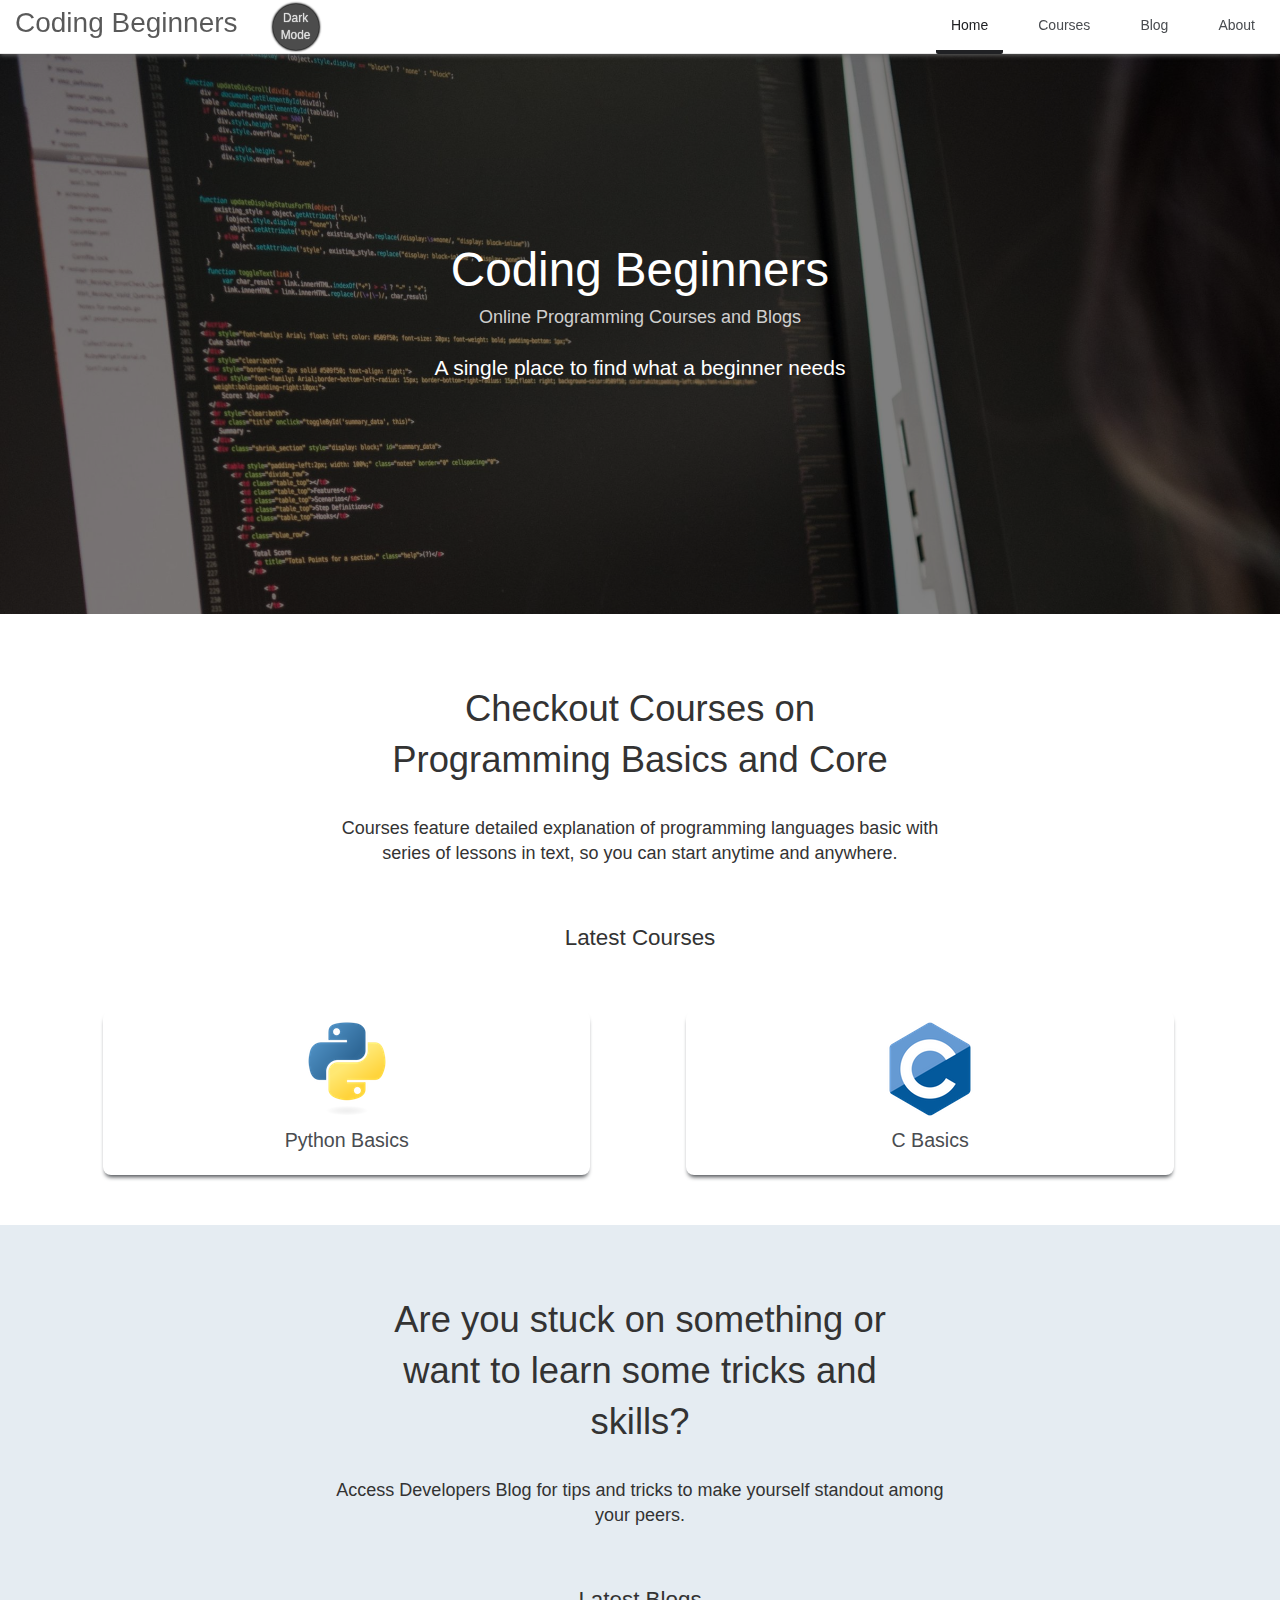
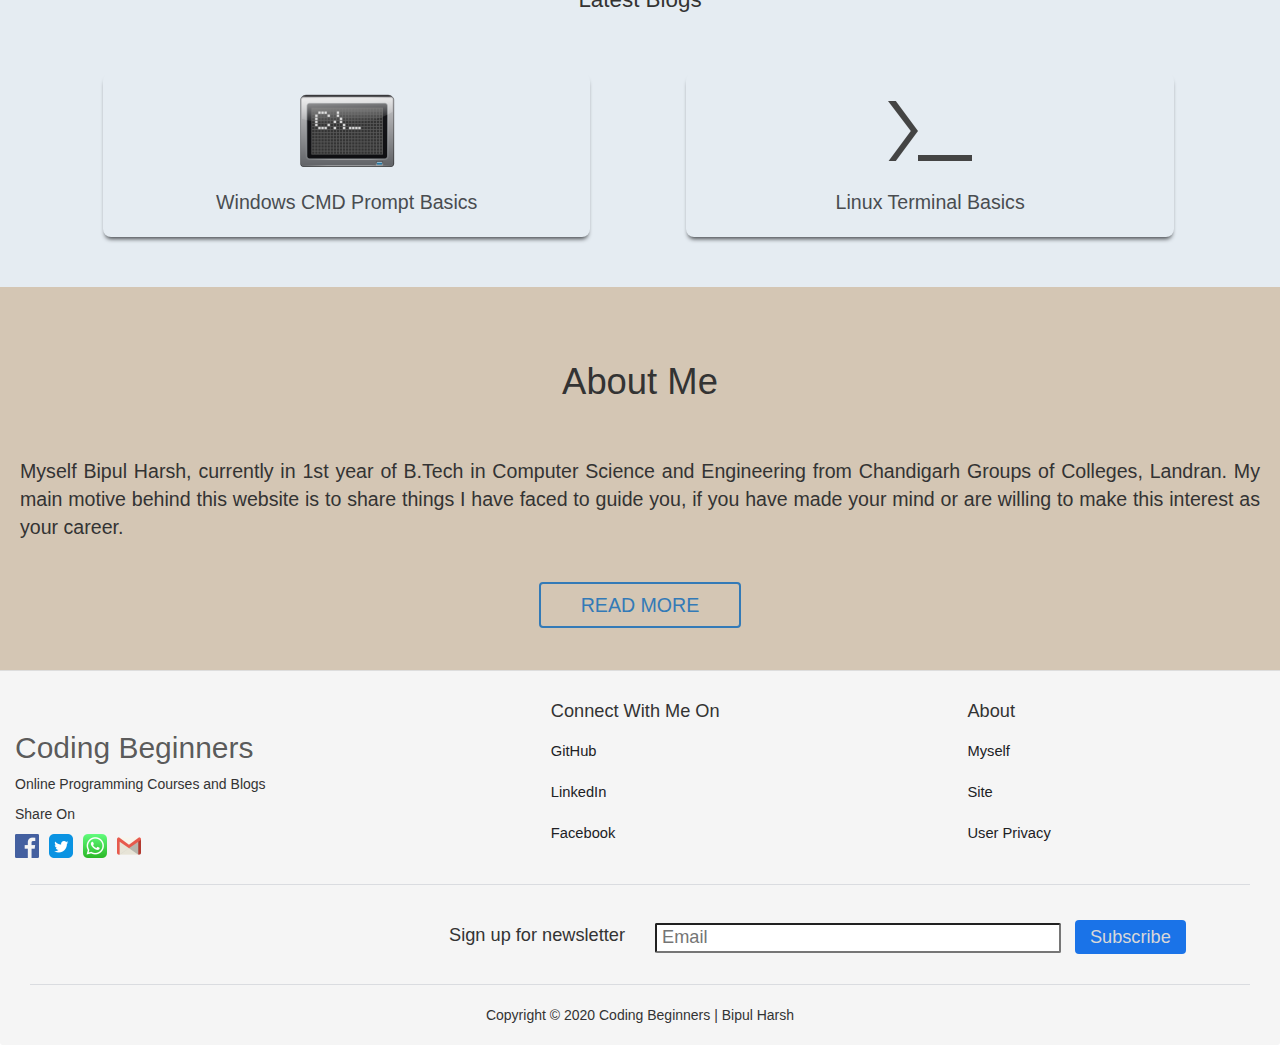
<file: index.html>
<!DOCTYPE html>
<html lang="en" dir="ltr">
  <head>
    <meta charset="utf-8">
    <meta content="IE=Edge" http-equiv="X-UA-Compatible">
    <meta name="viewport" content="width=device-width, initial-scale=1">
    <link rel="icon" href="./index-img/coding-beginners-logo.png">
    <meta name="keywords" content="coding beginners, programming tutorials, developers blog">
    <meta name="description" content="Providing programming related courses and developers blog on tricks and skills uses by proffessional developers. Get any courses and blog for free anytime and anywhere only on Coding Beginners.">
    <title>Coding Beginners &nbsp;|&nbsp; Online Progarmming Tutorials and Developers Blog</title>
    <link rel="stylesheet" href="./css/bootstrap.min.css">
    <link rel="stylesheet" href="./css/body-style.css">
    <link rel="stylesheet" href="./css/index-style.css">
    <script src="js/jquery-2.1.4.min.js" charset="utf-8"></script>
    <script src="js/bootstrap.min.js" charset="utf-8"></script>
    <script src="js/scripts.js" charset="utf-8"></script>
  </head>
  <body id="body-theme" class="light-theme-style" onload="startUpTheme()">
    <header>
      <nav id="header-navbar" class="navbar navbar-default navbar-fixed-top light-theme-navbar">
        <div class="container-fluid">
          <div class="navbar-header">
            <div class="navbar-brand">
              <a href="index.html"><h1>Coding Beginners</h1></a>
            </div>
            <div class="dark-theme" id="theme" onclick="handleThemes()">
              <button>
                <div id="theme-button">
                  Dark Mode
                </div>
              </button>
            </div>
            <button type="button" id="navbarToggle" class="navbar-toggle collapsed" data-toggle="collapse" data-target="#collapsable-nav" aria-expanded="false">
              <span class="sr-only">Toggle Navbar</span>
              <span class="icon-bar"></span>
              <span class="icon-bar"></span>
              <span class="icon-bar"></span>
            </button>
          </div>
          <div id="collapsable-nav" class="collapse navbar-collapse">
            <ul id="navlist" class="nav navbar-nav navbar-right light-theme-navlist">
              <li><a href="./index.html" id="active">Home</a></li>
              <li><a href="./courses/courses-home.html">Courses</a></li>
              <li><a href="./blog/blog-home.html">Blog</a></li>
              <li><a href="./about.html">About</a></li>
            </ul>
          </div>
        </div>
      </nav>
    </header>
    <div id="create-dark"></div>
    <div class="container-fluid light-theme-content" id="content">
      <section class="row" id="intro-section">
        <div class="row-item-contents">
          <h3>Coding Beginners</h3>
          <h4>Online Programming Courses and Blogs</h4>
          <p>A single place to find what a beginner needs</p>
        </div>
      </section>
      <section class="row" id="course-section">
        <div class="row-item-contents">
          <h3>Checkout Courses on Programming&nbsp;Basics and Core</h3>
          <h4>Courses feature detailed explanation of programming languages basic with series of lessons in text, so you can start anytime and anywhere.</h4>
          <div class="container">
            <div class="row">
              <h5>Latest Courses</h5>
              <a href="#">
                <div class="col-lg-5 col-md-5 col-sm-5 col-xs-12 course-button">
                  <img src="index-img/python-icon.png" alt="python-icon">
                  <p>Python Basics</p>
                </div>
              </a>
              <a href="#">
                <div class="col-lg-5 col-md-5 col-sm-5 col-xs-12 course-button">
                  <img src="index-img/c-icon.png" alt="">
                  <p>C Basics</p>
                </div>
              </a>
            </div>
          </div>
        </div>
      </section>
      <section class="row" id="blog-section">
        <div class="row-item-contents">
          <h3>Are you stuck on something or want to learn some tricks and skills?</h3>
          <h4>Access Developers Blog for tips and tricks to make yourself standout among your peers.</h4>
          <div class="container">
            <div class="row">
              <h5>Latest Blogs</h5>
              <a href="./blog/windows-command-prompt-basics.html">
                <div class="col-lg-5 col-md-5 col-sm-5 col-xs-12 course-button">
                  <img src="index-img/win-command-icon.png" alt="windows-cmd-icon">
                  <p>Windows CMD Prompt Basics</p>
                </div>
              </a>
              <a href="./blog/linux-terminal-basics.html">
                <div class="col-lg-5 col-md-5 col-sm-5 col-xs-12 course-button">
                  <img src="index-img/linux-terminal-icon.png" alt="linux-terminal-icon">
                  <p>Linux Terminal Basics</p>
                </div>
              </a>
            </div>
          </div>
        </div>
      </section>
      <section class="row" id="about-section">
        <div class="row-item-contents">
          <h3>About Me</h3>
          <p>Myself Bipul Harsh, currently in 1st year of B.Tech in Computer Science and Engineering from Chandigarh Groups of Colleges, Landran. My main motive behind this website is to share things I have faced to guide you, if you have made your mind or are willing to make this interest as your career.</p>
          <a href="#" class="read-more-button">READ MORE</a>
        </div>
      </section>
    </div>
    <footer id="panel-footer" class="panel-footer light-theme-footer">
      <nav>
        <div class="container-fluid" id="footer-body">
          <div class="row" id="check">
            <div class="col-lg-5 col-md-5 col-sm-5 col-xs-12" id="footer-banner">
              <h2><a href="#">Coding Beginners</a></h2>
              <p>Online Programming Courses and Blogs</p>
              <div class="share-page-section">
                <div class="share-line">
                  Share On
                </div>
                <div class="share-link">
                  <div class="icon-container">
                    <a href="#"><img src="./index-img/facebook-icon.png" alt="Facebook"></a>
                  </div>
                  <div class="icon-container">
                    <a href="#"><img src="./index-img/twitter-icon.png" alt="Twitter"></a>
                  </div>
                  <div class="icon-container">
                    <a href="#"><img src="./index-img/whatsapp-icon.png" alt="WhatsApp"></a>
                  </div>
                  <div class="icon-container">
                    <a href="#"><img src="./index-img/gmail-icon.png" alt="Gmail"></a>
                  </div>
                </div>
              </div>
            </div>
            <div class="col-lg-4 col-md-4 col-sm-4 col-xs-12">
              <h3>Connect With Me On</h3>
              <ul class="content-list">
                <a href="https://github.com/Bipul-Harsh" target="_blank"><li>GitHub</li></a>
                <a href="#" target="_blank"><li>LinkedIn</li></a>
                <a href="#" target="_blank"><li>Facebook</li></a>
              </ul>
            </div>
            <div class="col-lg-3 col-md-3 col-sm-3 col-xs-12">
              <h3>About</h3>
              <ul class="content-list">
                <a href="./about.html#myself" target="_blank"><li>Myself</li></a>
                <a href="./about.html#site" target="_blank"><li>Site</li></a>
                <a href="./about.html#user-privacy" target="_blank"><li>User Privacy</li></a>
              </ul>
            </div>
          </div>
          <div class="row">
            <div class="col-lg-6 col-md-5 col-sm-4 col-xs-12">
              <h3>Sign up for newsletter</h3>
            </div>
            <div class="col-lg-6 col-md-7 col-sm-8 col-xs-12">
              <form action="process.php" method="post" onsubmit="return checkOnSubmit()" id="subscription-form">
                <input type="email" name="email" placeholder="Email">
                <input type="submit" value="Subscribe">
              </form>
              <p id="submit-error"></p>
            </div>
          </div>
          <div class="row" id="legal">
            <p>Copyright &copy; 2020 Coding Beginners | Bipul Harsh</p>
          </div>
        </div>
      </nav>
    </footer>
  </body>
</html>
</file>
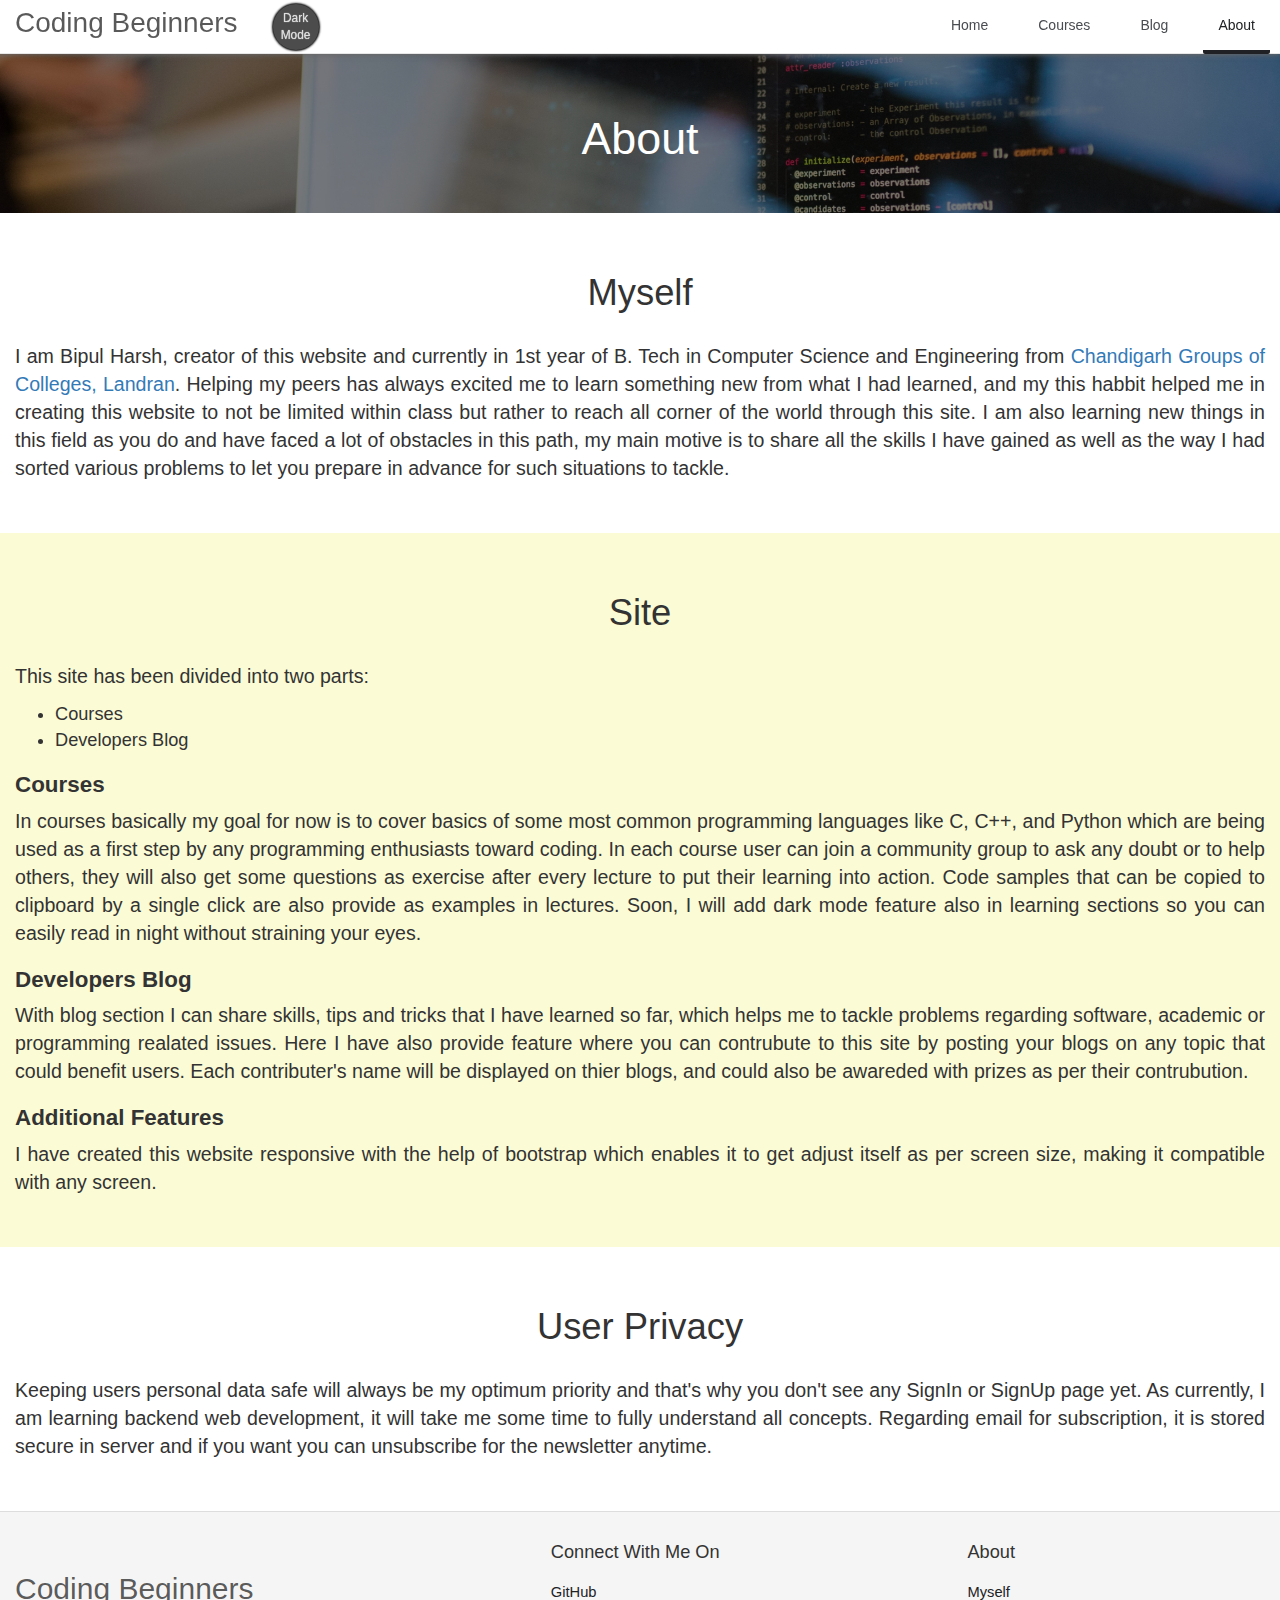
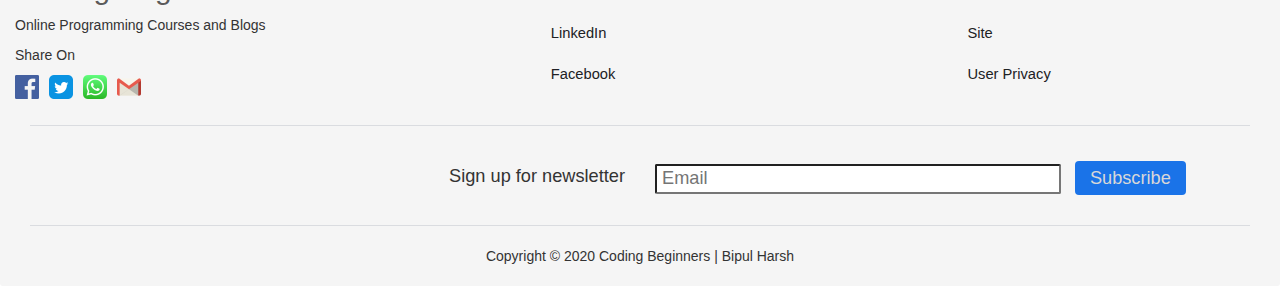
<file: about.html>
<!DOCTYPE html>
<html lang="en" dir="ltr">
  <head>
    <meta charset="utf-8">
    <meta content="IE=Edge" http-equiv="X-UA-Compatible">
    <meta name="viewport" content="width=device-width, initial-scale=1">
    <link rel="icon" href="./index-img/coding-beginners-logo.png">
    <meta name="keywords" content="coding beginners, about page, about site creator, about site">
    <meta name="description" content="Coding Beginners is created to provide a complete learning point for programming enthusiasts containig free programming courses and developers blog.">
    <title>About &nbsp;|&nbsp; Coding Beginners</title>
    <link rel="stylesheet" href="./css/bootstrap.min.css">
    <link rel="stylesheet" href="./css/body-style.css">
    <link rel="stylesheet" href="./css/about-style.css">
    <script src="js/jquery-2.1.4.min.js" charset="utf-8"></script>
    <script src="js/bootstrap.min.js" charset="utf-8"></script>
    <script src="js/scripts.js" charset="utf-8"></script>
  </head>
  <body id="body-theme" class="light-theme-style" onload="startUpTheme()">
    <header>
      <nav id="header-navbar" class="navbar navbar-default navbar-fixed-top light-theme-navbar">
        <div class="container-fluid">
          <div class="navbar-header">
            <div class="navbar-brand">
              <a href="index.html"><h1>Coding Beginners</h1></a>
            </div>
            <div class="dark-theme" id="theme" onclick="handleThemes()">
              <button>
                <div id="theme-button">
                  Dark Mode
                </div>
              </button>
            </div>
            <button type="button" id="navbarToggle" class="navbar-toggle collapsed" data-toggle="collapse" data-target="#collapsable-nav" aria-expanded="false">
              <span class="sr-only">Toggle Navbar</span>
              <span class="icon-bar"></span>
              <span class="icon-bar"></span>
              <span class="icon-bar"></span>
            </button>
          </div>
          <div id="collapsable-nav" class="collapse navbar-collapse">
            <ul id="navlist" class="nav navbar-nav navbar-right light-theme-navlist">
              <li><a href="./index.html">Home</a></li>
              <li><a href="./courses/courses-home.html">Courses</a></li>
              <li><a href="./blog/blog-home.html">Blog</a></li>
              <li><a href="./about.html" id="active">About</a></li>
            </ul>
          </div>
        </div>
      </nav>
    </header>
    <div id="create-dark"></div>
    <div class="container-fluid light-theme-content" id="content">
      <section class="row" id="heading">
        <div class="container-fluid row-items-content">
          <h2>About</h2>
        </div>
      </section>
      <section class="row" id="myself">
        <div class="row-items-content">
          <h3>Myself</h3>
          <p>
            I am Bipul Harsh, creator of this website and currently in 1st year of B. Tech in Computer Science and Engineering from <a href="#">Chandigarh Groups of Colleges, Landran</a>. Helping my peers has always excited me to learn something new from what I had learned, and my this habbit helped me in creating this website to not be limited within class but rather to reach all corner of the world through this site. I am also learning new things in this field as you do and have faced a lot of obstacles in this path, my main motive is to share all the skills I have gained as well as the way I had sorted various problems to let you prepare in advance for such situations to tackle.
          </p>
        </div>
      </section>
      <section class="row" id="site">
        <div class="row-items-content">
          <h3>Site</h3>
          <p>
            This site has been divided into two parts:
            <ul>
              <li>Courses</li>
              <li>Developers Blog</li>
            </ul>
          </p>
          <h4>Courses</h4>
          <p>
            In courses basically my goal for now is to cover basics of some most common programming languages like C, C++, and Python which are being used as a first step by any programming enthusiasts toward coding. In each course user can join a community group to ask any doubt or to help others, they will also get some questions as exercise after every lecture to put their learning into action. Code samples that can be copied to clipboard by a single click are also provide as examples in lectures. Soon, I will add dark mode feature also in learning sections so you can easily read in night without straining your eyes.
          </p>
          <h4>Developers Blog</h4>
          <p>
            With blog section I can share skills, tips and tricks that I have learned so far, which helps me to tackle problems regarding software, academic or programming realated issues. Here I have also provide feature where you can contrubute to this site by posting your blogs on any topic that could benefit users. Each contributer's name will be displayed on thier blogs, and could also be awareded with prizes as per their contrubution.
          </p>
          <h4>Additional Features</h4>
          <p>
            I have created this website responsive with the help of bootstrap which enables it to get adjust itself as per screen size, making it compatible with any screen.
          </p>
        </div>
      </section>
      <section class="row" id="user-privacy">
        <div class="row-items-content">
          <h3>User Privacy</h3>
          <p>
            Keeping users personal data safe will always be my optimum priority and that's why you don't see any SignIn or SignUp page yet. As currently, I am learning backend web development, it will take me some time to fully understand all concepts. Regarding email for subscription, it is stored secure in server and if you want you can unsubscribe for the newsletter anytime.
          </p>
        </div>
      </section>
    </div>
    <footer id="panel-footer" class="panel-footer light-theme-footer">
      <nav>
        <div class="container-fluid" id="footer-body">
          <div class="row" id="check">
            <div class="col-lg-5 col-md-5 col-sm-5 col-xs-12" id="footer-banner">
              <h2><a href="./index.html">Coding Beginners</a></h2>
              <p>Online Programming Courses and Blogs</p>
              <div class="share-page-section">
                <div class="share-line">
                  Share On
                </div>
                <div class="share-link">
                  <div class="icon-container">
                    <a href="#"><img src="./index-img/facebook-icon.png" alt="Facebook"></a>
                  </div>
                  <div class="icon-container">
                    <a href="#"><img src="./index-img/twitter-icon.png" alt="Twitter"></a>
                  </div>
                  <div class="icon-container">
                    <a href="#"><img src="./index-img/whatsapp-icon.png" alt="WhatsApp"></a>
                  </div>
                  <div class="icon-container">
                    <a href="#"><img src="./index-img/gmail-icon.png" alt="Gmail"></a>
                  </div>
                </div>
              </div>
            </div>
            <div class="col-lg-4 col-md-4 col-sm-4 col-xs-12">
              <h3>Connect With Me On</h3>
              <ul class="content-list">
                <a href="https://github.com/Bipul-Harsh" target="_blank"><li>GitHub</li></a>
                <a href="#" target="_blank"><li>LinkedIn</li></a>
                <a href="#" target="_blank"><li>Facebook</li></a>
              </ul>
            </div>
            <div class="col-lg-3 col-md-3 col-sm-3 col-xs-12">
              <h3>About</h3>
              <ul class="content-list">
                <a href="./about.html#myself" target="_blank"><li>Myself</li></a>
                <a href="./about.html#site" target="_blank"><li>Site</li></a>
                <a href="./about.html#user-privacy" target="_blank"><li>User Privacy</li></a>
              </ul>
            </div>
          </div>
          <div class="row">
            <div class="col-lg-6 col-md-5 col-sm-4 col-xs-12">
              <h3>Sign up for newsletter</h3>
            </div>
            <div class="col-lg-6 col-md-7 col-sm-8 col-xs-12">
              <form action="process.php" method="post" onsubmit="return checkOnSubmit()" id="subscription-form">
                <input type="email" name="email" placeholder="Email">
                <input type="submit" value="Subscribe">
              </form>
              <p id="submit-error"></p>
            </div>
          </div>
          <div class="row" id="legal">
            <p>Copyright &copy; 2020 Coding Beginners | Bipul Harsh</p>
          </div>
        </div>
      </nav>
    </footer>
  </body>
</html>
</file>
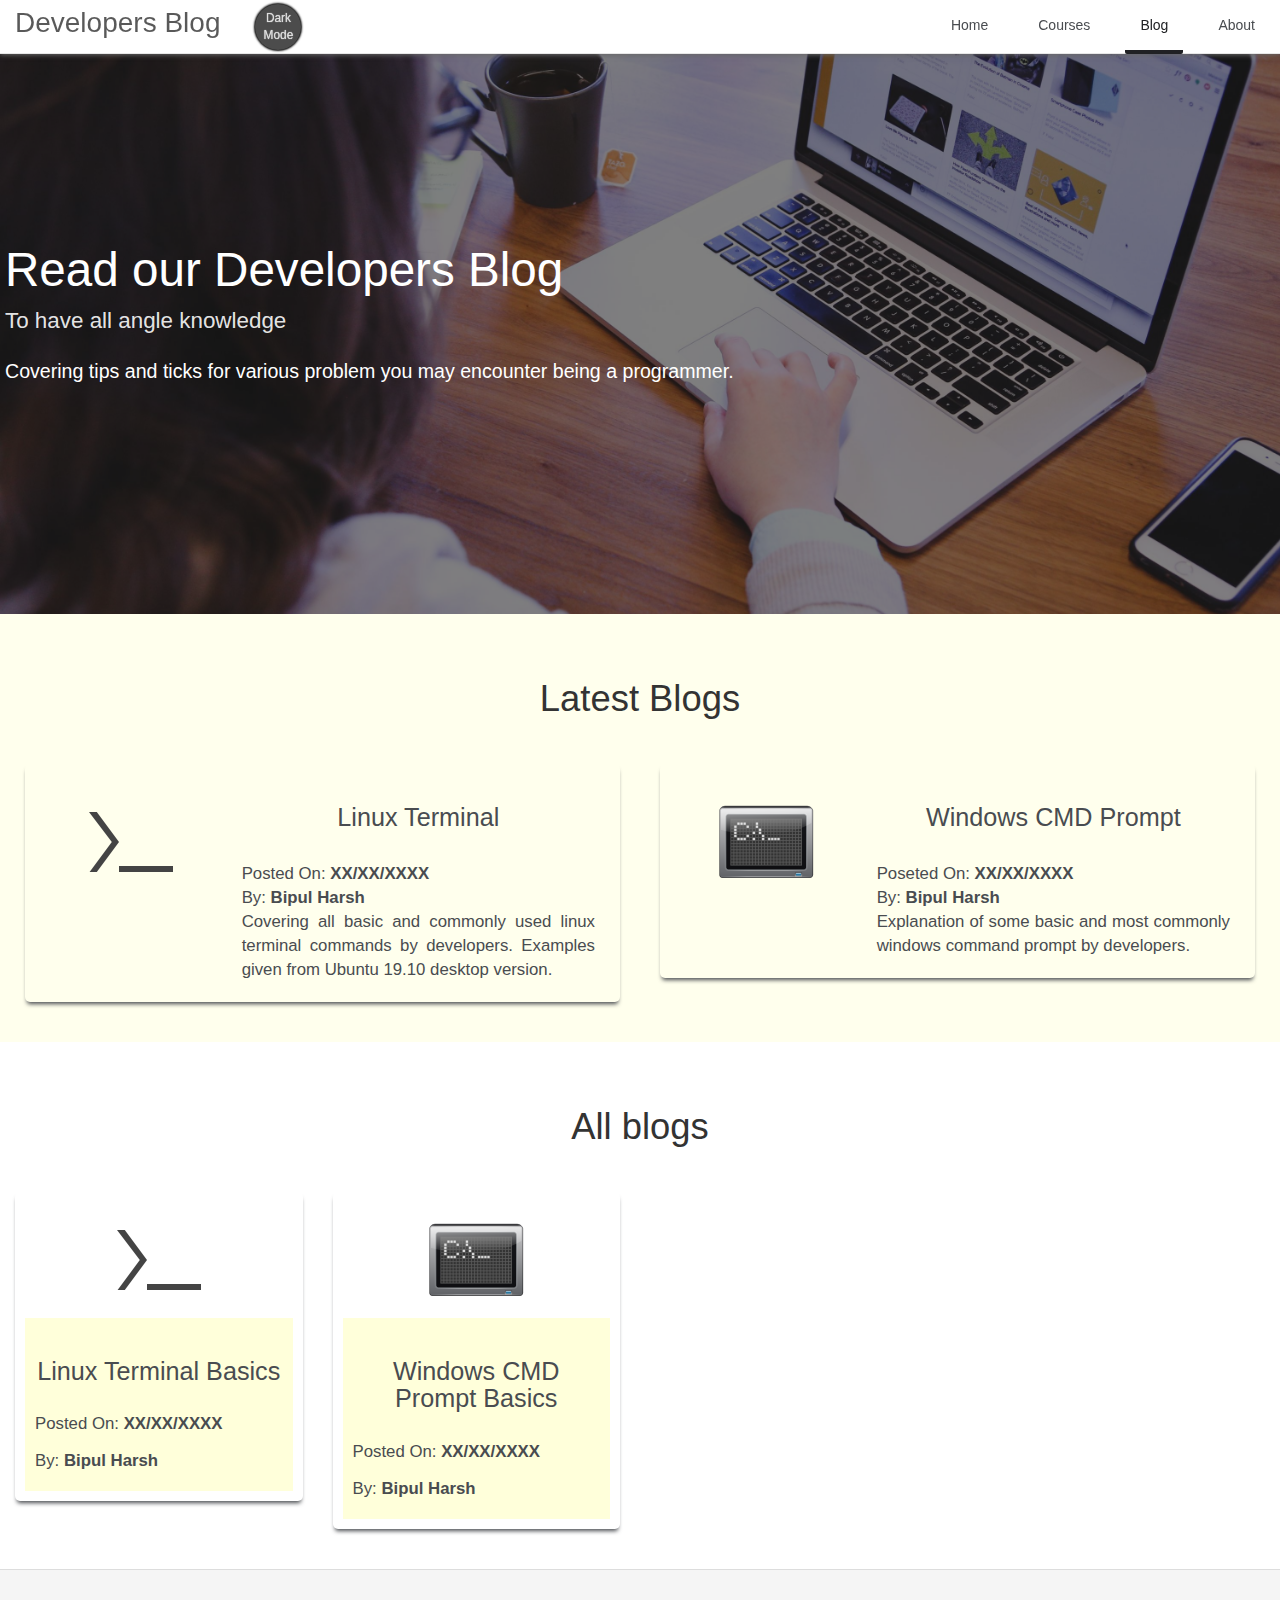
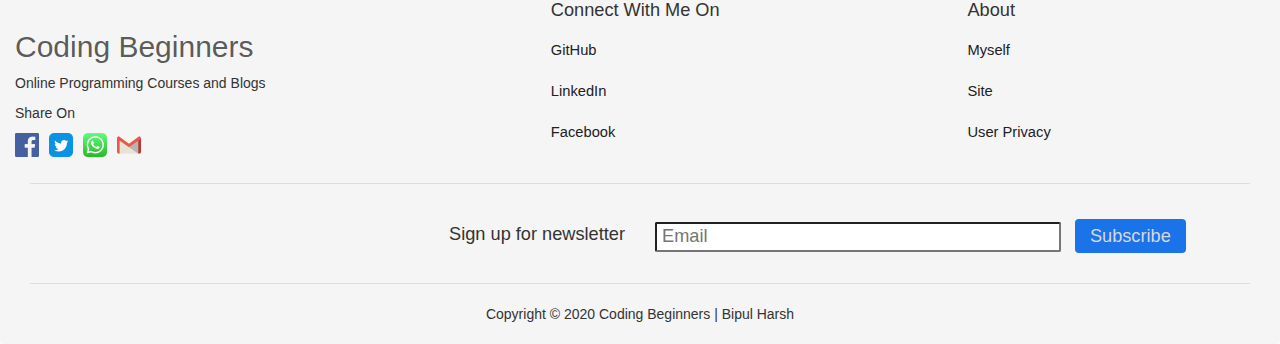
<file: blog/blog-home.html>
<!DOCTYPE html>
<html lang="en" dir="ltr">
  <head>
    <meta charset="utf-8">
    <meta content="IE=Edge" http-equiv="X-UA-Compatible">
    <meta name="viewport" content="width=device-width, initial-scale=1">
    <link rel="icon" href="../index-img/coding-beginners-logo.png">
    <meta name="keywords" content="coding beginners, developers blog, blogs home page">
    <meta name="description" content="Blogs covering software related tips and tricks to make yourself standout among your peers. Can also contribute to our website by creating blogs for Coding Beginners.">
    <title>Developers Blog &nbsp;|&nbsp; Coding Beginners</title>
    <link rel="stylesheet" href="../css/bootstrap.min.css">
    <link rel="stylesheet" href="../css/body-style.css">
    <link rel="stylesheet" href="./blog-css/home-style.css">
    <script src="../js/jquery-2.1.4.min.js" charset="utf-8"></script>
    <script src="../js/bootstrap.min.js" charset="utf-8"></script>
    <script src="../js/scripts.js" charset="utf-8"></script>
  </head>
  <body id="body-theme" class="light-theme-style" onload="startUpTheme()">
    <header>
      <nav id="header-navbar" class="navbar navbar-default navbar-fixed-top light-theme-navbar">
        <div class="container-fluid">
          <div class="navbar-header">
            <div class="navbar-brand">
              <a href="./blog-home.html"><h1>Developers Blog</h1></a>
            </div>
            <div class="dark-theme" id="theme" onclick="handleThemes()">
              <button>
                <div id="theme-button">
                  Dark Mode
                </div>
              </button>
            </div>
            <button type="button" id="navbarToggle" class="navbar-toggle collapsed" data-toggle="collapse" data-target="#collapsable-nav" aria-expanded="false">
              <span class="sr-only">Toggle Navbar</span>
              <span class="icon-bar"></span>
              <span class="icon-bar"></span>
              <span class="icon-bar"></span>
            </button>
          </div>
          <div id="collapsable-nav" class="collapse navbar-collapse">
            <ul id="navlist" class="nav navbar-nav navbar-right light-theme-navlist">
              <li><a href="../index.html">Home</a></li>
              <li><a href="../courses/courses-home.html">Courses</a></li>
              <li><a href="./blog-home.html" id="active">Blog</a></li>
              <li><a href="../about.html">About</a></li>
            </ul>
          </div>
        </div>
      </nav>
    </header>
    <div id="create-dark"></div>
    <div class="container-fluid light-theme-content" id="content">
      <section class="row" id="intro-section">
        <div class="container-fluid row-items-content">
          <div class="row">
            <div class="col-lg-12 col-md-12 col-sm-12 col-xs-12 row-item-description">
              <h3>Read our Developers Blog</h3>
              <h4>To have all angle knowledge</h4>
              <p>Covering tips and ticks for various problem you may encounter being a programmer.</p>
            </div>
          </div>
        </div>
      </section>
      <section class="row" id="latest-blogs">
        <div class="row-items-content">
          <h3>Latest Blogs</h3>
          <div class="container-fluid">
            <ul class="row latest-blogs-list">
              <li class="col-lg-6 col-md-6 col-sm-6 col-xs-12 latest-blogs-list-item">
                <a href="./linux-terminal-basics.html">
                  <div class="row latest-blogs-list-item-content">
                    <div class="col-lg-4 col-md-4 col-sm-4 col-xs-12 latest-blogs-list-item-icon-container">
                      <img src="./blog-img/linux-terminal-icon.png" alt="python-language-logo-icon">
                    </div>
                    <div class="col-lg-8 col-md-8 col-sm-8 col-xs-12 latest-blogs-list-item-description">
                      <h4>Linux Terminal</h4>
                      <p>
                        Posted On:<b> XX/XX/XXXX</b>
                        <br>
                        By:<b> Bipul Harsh</b>
                        <br>
                        Covering all basic and commonly used linux terminal commands by developers. Examples given from Ubuntu 19.10 desktop version.
                      </p>
                    </div>
                  </div>
                </a>
              </li>
              <li class="col-lg-6 col-md-6 col-sm-6 col-xs-12 latest-blogs-list-item">
                <a href="./windows-command-prompt-basics.html">
                  <div class="row latest-blogs-list-item-content">
                    <div class="col-lg-4 col-md-4 col-sm-4 col-xs-12 latest-blogs-list-item-icon-container">
                      <img src="./blog-img/win-command-icon.png" alt="c-language-logo-icon">
                    </div>
                    <div class="col-lg-8 col-md-8 col-sm-8 col-xs-12 latest-blogs-list-item-description">
                      <h4>Windows CMD Prompt</h4>
                      <p>
                        Poseted On:<b> XX/XX/XXXX</b>
                        <br>
                        By:<b> Bipul Harsh</b>
                        <br>
                        Explanation of some basic and most commonly windows command prompt by developers.
                      </p>
                    </div>
                  </div>
                </a>
              </li>
            </ul>
          </div>
        </div>
      </section>
      <section class="row" id="all-blogs">
        <div class="row-items-content">
          <h3>All blogs</h3>
          <div class="container-fluid">
            <ul class="row all-blogs-list">
              <li class="col-lg-3 col-md-4 col-sm-6 col-xs-6 all-blogs-list-item">
                <a href="./linux-terminal-basics.html">
                  <div class="all-blogs-list-item-content">
                    <div class="all-blogs-list-item-icon-container">
                      <img src="./blog-img/linux-terminal-icon.png" alt="python-logo-icon">
                    </div>
                    <div class="all-blogs-list-item-description">
                      <h4>Linux Terminal Basics</h4>
                      <h5>
                        Posted On: <b>XX/XX/XXXX</b>
                        <br><br>
                        By: <b>Bipul Harsh</b>
                      </h5>
                    </div>
                  </div>
                </a>
              </li>
              <li class="col-lg-3 col-md-4 col-sm-6 col-xs-6 all-blogs-list-item">
                <a href="./windows-command-prompt-basics.html">
                  <div class="all-blogs-list-item-content">
                    <div class="all-blogs-list-item-icon-container">
                      <img src="./blog-img/win-command-icon.png" alt="c-logo-icon">
                    </div>
                    <div class="all-blogs-list-item-description">
                      <h4>Windows CMD Prompt Basics</h4>
                      <h5>
                        Posted On: <b>XX/XX/XXXX</b>
                        <br><br>
                        By: <b>Bipul Harsh</b>
                      </h5>
                    </div>
                  </div>
                </a>
              </li>
            </ul>
          </div>
        </div>
      </section>
    </div>
    <footer id="panel-footer" class="panel-footer light-theme-footer">
      <nav>
        <div class="container-fluid" id="footer-body">
          <div class="row" id="check">
            <div class="col-lg-5 col-md-5 col-sm-5 col-xs-12" id="footer-banner">
              <h2><a href="../index.html">Coding Beginners</a></h2>
              <p>Online Programming Courses and Blogs</p>
              <div class="share-page-section">
                <div class="share-line">
                  Share On
                </div>
                <div class="share-link">
                  <div class="icon-container">
                    <a href="#"><img src="../index-img/facebook-icon.png" alt="Facebook"></a>
                  </div>
                  <div class="icon-container">
                    <a href="#"><img src="../index-img/twitter-icon.png" alt="Twitter"></a>
                  </div>
                  <div class="icon-container">
                    <a href="#"><img src="../index-img/whatsapp-icon.png" alt="WhatsApp"></a>
                  </div>
                  <div class="icon-container">
                    <a href="#"><img src="../index-img/gmail-icon.png" alt="Gmail"></a>
                  </div>
                </div>
              </div>
            </div>
            <div class="col-lg-4 col-md-4 col-sm-4 col-xs-12">
              <h3>Connect With Me On</h3>
              <ul class="content-list">
                <a href="https://github.com/Bipul-Harsh" target="_blank"><li>GitHub</li></a>
                <a href="#" target="_blank"><li>LinkedIn</li></a>
                <a href="#" target="_blank"><li>Facebook</li></a>
              </ul>
            </div>
            <div class="col-lg-3 col-md-3 col-sm-3 col-xs-12">
              <h3>About</h3>
              <ul class="content-list">
                <a href="../about.html#myself" target="_blank"><li>Myself</li></a>
                <a href="../about.html#site" target="_blank"><li>Site</li></a>
                <a href="../about.html#user-privacy" target="_blank"><li>User Privacy</li></a>
              </ul>
            </div>
          </div>
          <div class="row">
            <div class="col-lg-6 col-md-5 col-sm-4 col-xs-12">
              <h3>Sign up for newsletter</h3>
            </div>
            <div class="col-lg-6 col-md-7 col-sm-8 col-xs-12">
              <form action="process.php" method="post" onsubmit="return checkOnSubmit()" id="subscription-form">
                <input type="email" name="email" placeholder="Email">
                <input type="submit" value="Subscribe">
              </form>
              <p id="submit-error"></p>
            </div>
          </div>
          <div class="row" id="legal">
            <p>Copyright &copy; 2020 Coding Beginners | Bipul Harsh</p>
          </div>
        </div>
      </nav>
    </footer>
  </body>
</html>
</file>
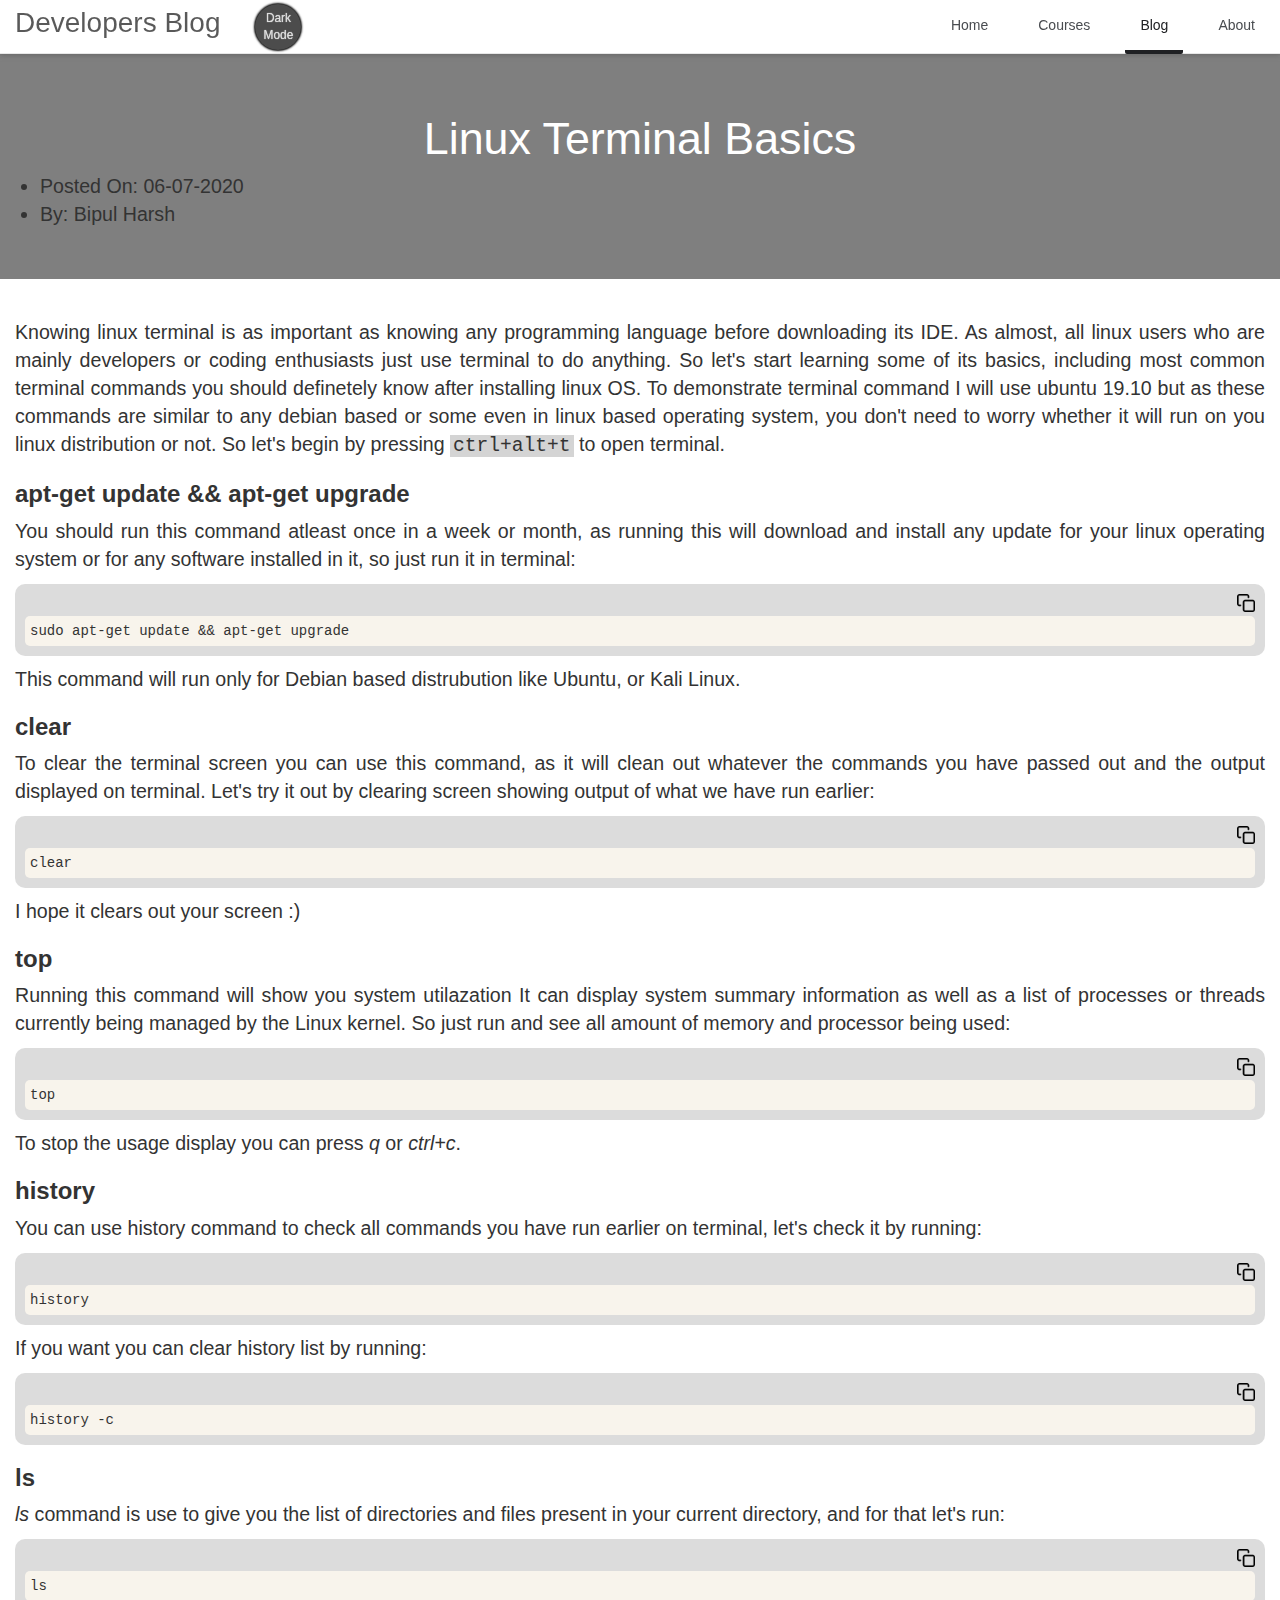
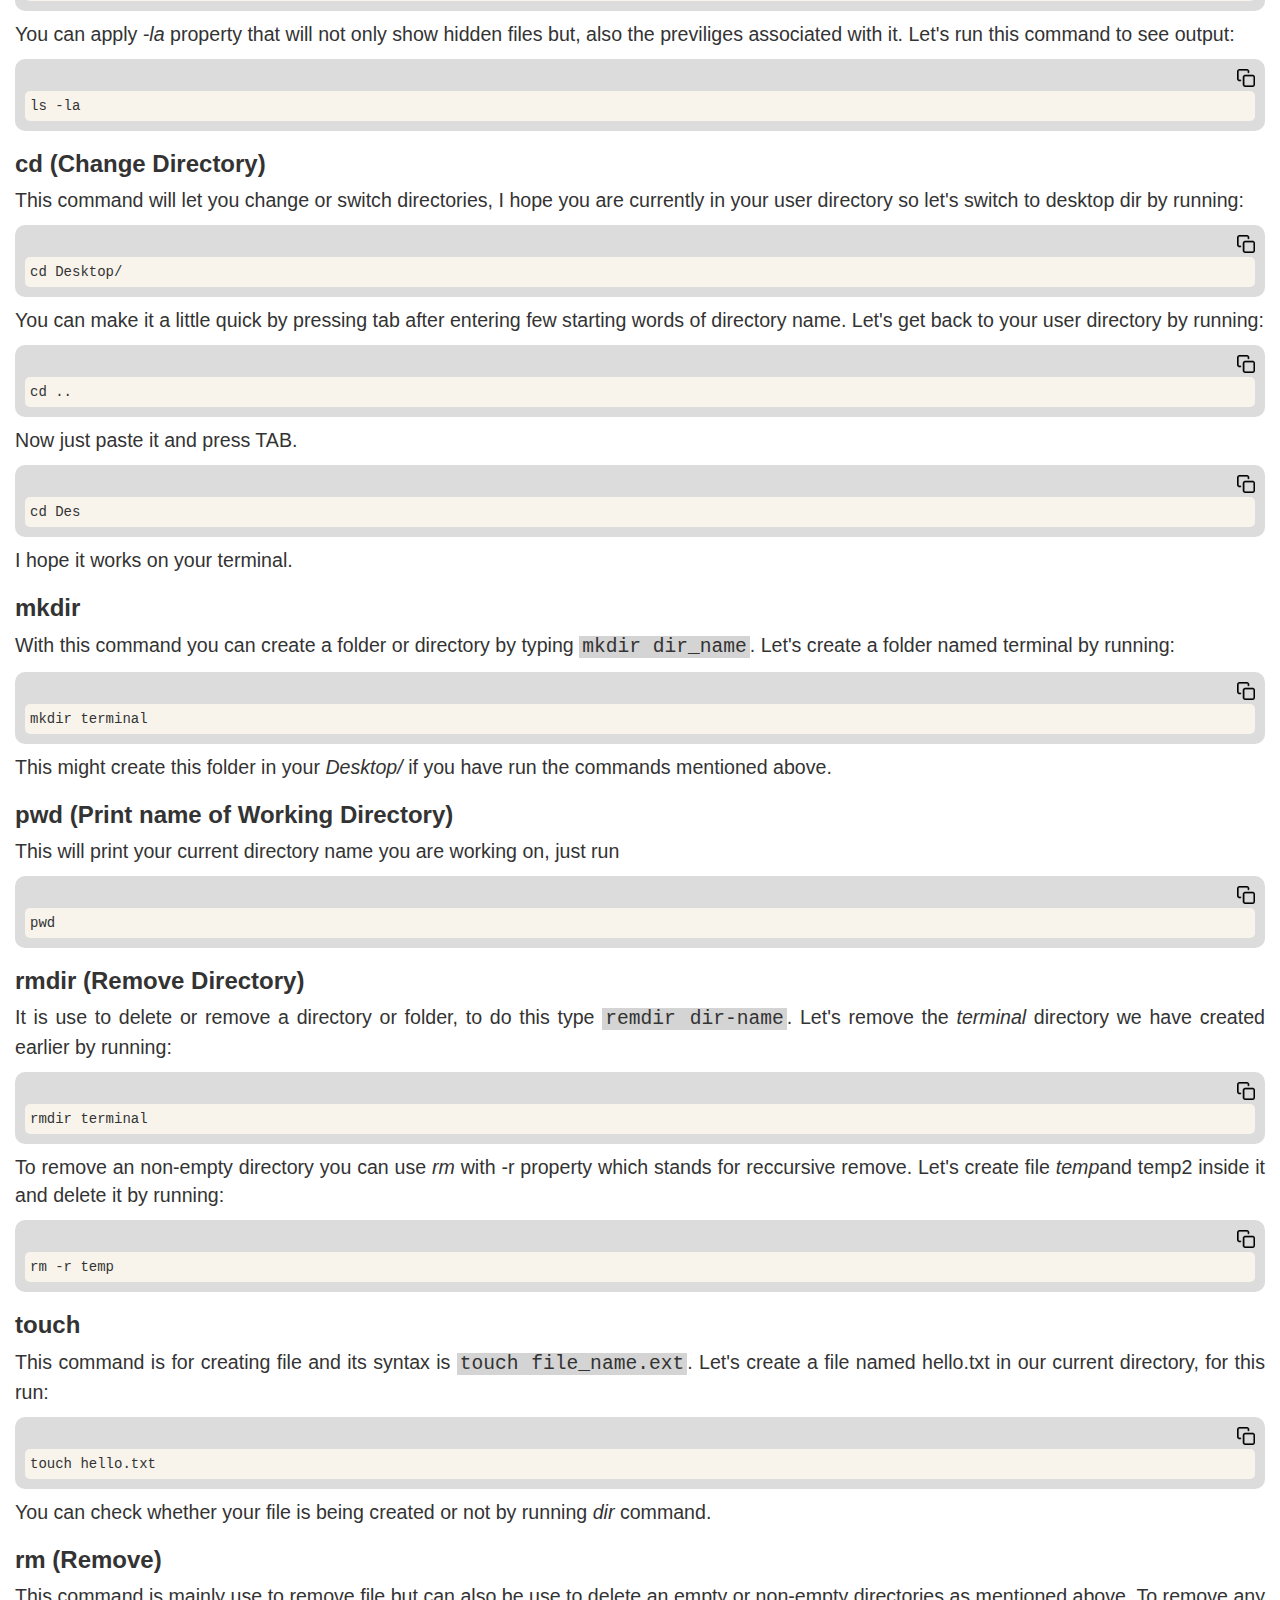
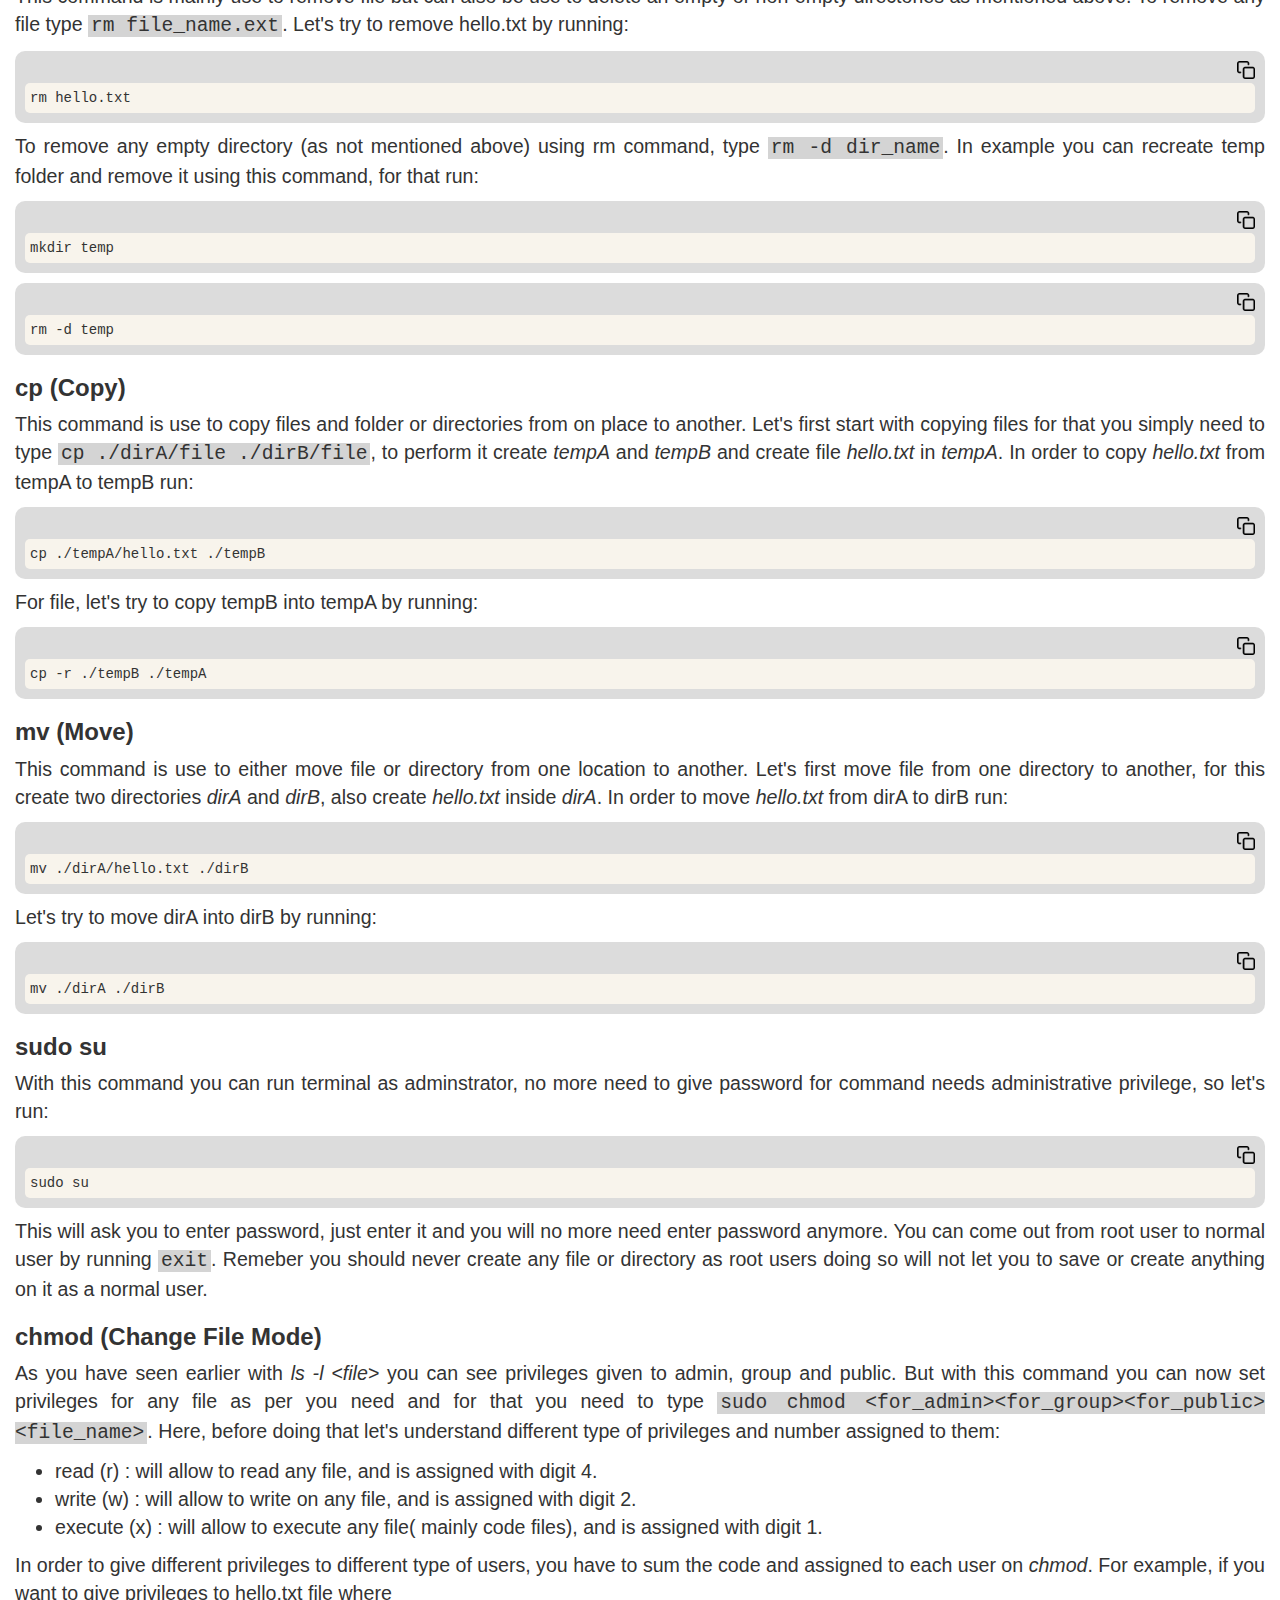
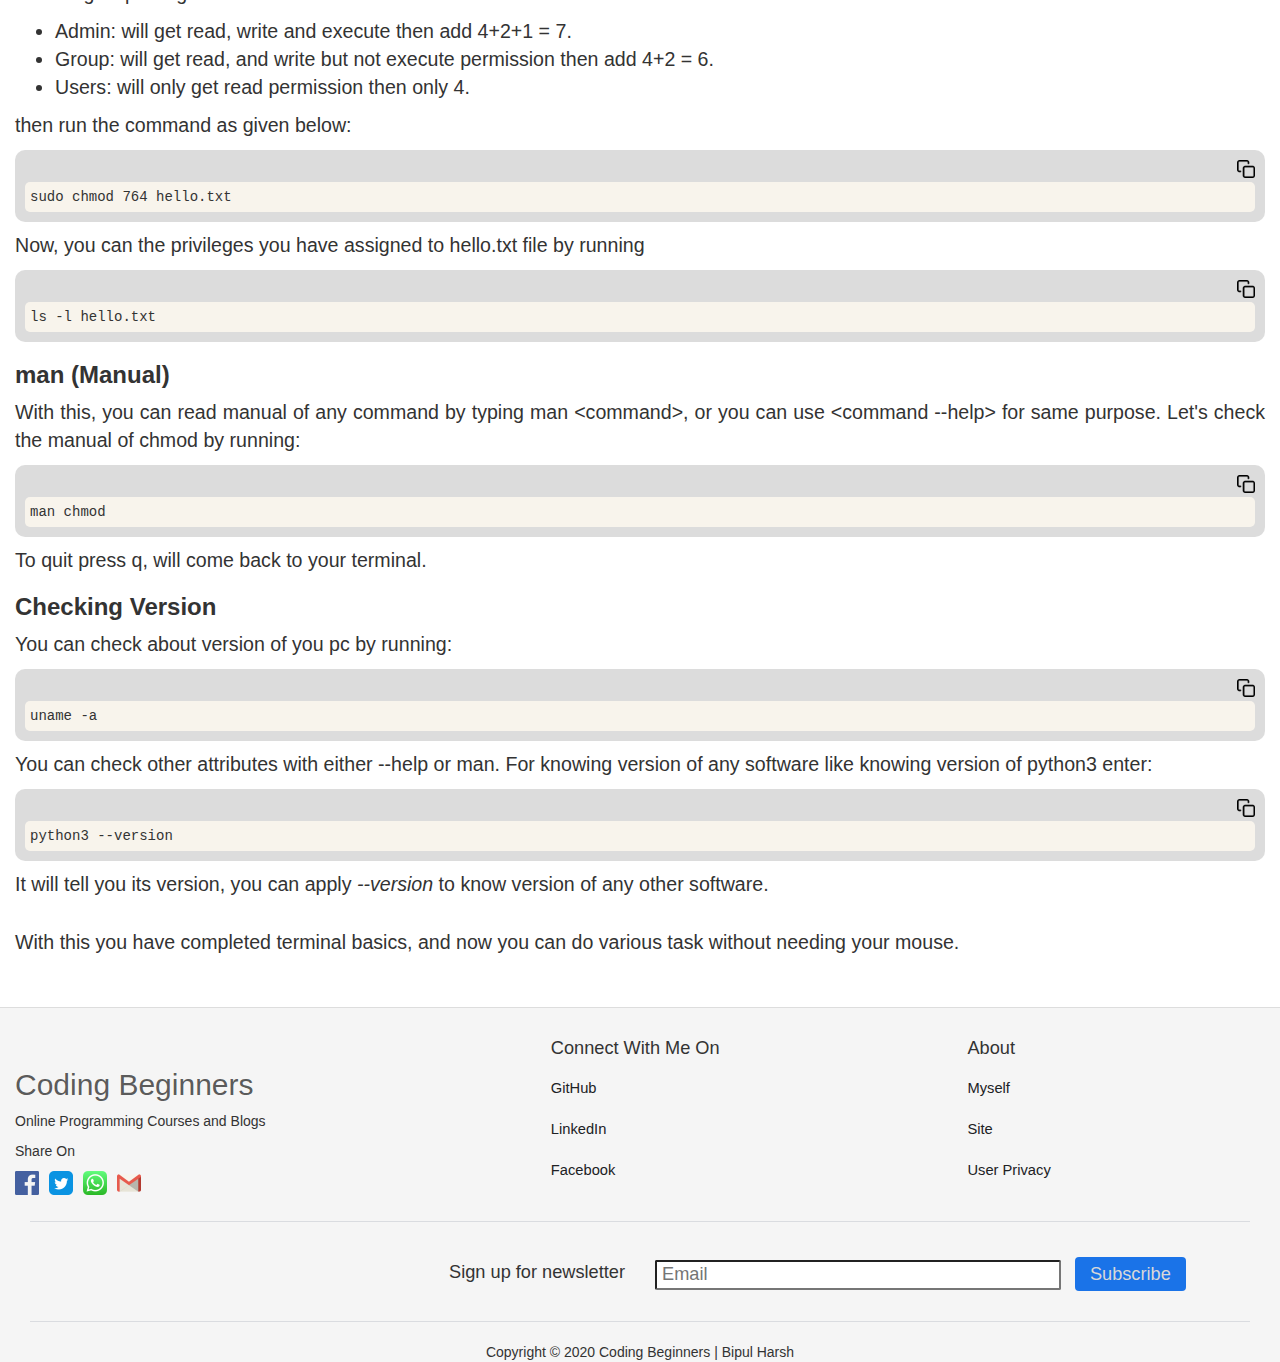
<file: blog/linux-terminal-basics.html>
<!DOCTYPE html>
<html lang="en" dir="ltr">
  <head>
    <meta charset="utf-8">
    <meta content="IE=Edge" http-equiv="X-UA-Compatible">
    <meta name="viewport" content="width=device-width, initial-scale=1">
    <link rel="icon" href="../index-img/coding-beginners-logo.png">
    <meta name="keywords" content="linux terminal basics, linux terminal commands, developers blog,coding beginners, ">
    <meta name="description" content="Linux Terminal Commands explained covering all basic commands being used frequently by developers. | Posted On: 06/07/2020 By: Bipul Harsh">
    <title>Linux Teminal Basics - Developers Blog</title>
    <link rel="stylesheet" href="../css/bootstrap.min.css">
    <link rel="stylesheet" href="../css/body-style.css">
    <link rel="stylesheet" href="./blog-css/blog-style.css">
    <script src="../js/jquery-2.1.4.min.js" charset="utf-8"></script>
    <script src="../js/bootstrap.min.js" charset="utf-8"></script>
    <script src="../js/scripts.js" charset="utf-8"></script>
  </head>
  <body id="body-theme" class="light-theme-style" onload="startUpTheme()">
    <header>
      <nav id="header-navbar" class="navbar navbar-default navbar-fixed-top light-theme-navbar">
        <div class="container-fluid">
          <div class="navbar-header">
            <div class="navbar-brand">
              <a href="./blog-home.html"><h1>Developers Blog</h1></a>
            </div>
            <div class="dark-theme" id="theme" onclick="handleThemes()">
              <button>
                <div id="theme-button">
                  Dark Mode
                </div>
              </button>
            </div>
            <button type="button" id="navbarToggle" class="navbar-toggle collapsed" data-toggle="collapse" data-target="#collapsable-nav" aria-expanded="false">
              <span class="sr-only">Toggle Navbar</span>
              <span class="icon-bar"></span>
              <span class="icon-bar"></span>
              <span class="icon-bar"></span>
            </button>
          </div>
          <div id="collapsable-nav" class="collapse navbar-collapse">
            <ul id="navlist" class="nav navbar-nav navbar-right light-theme-navlist">
              <li><a href="../index.html">Home</a></li>
              <li><a href="../courses/courses-home.html">Courses</a></li>
              <li><a href="./blog-home.html" id="active">Blog</a></li>
              <li><a href="../about.html">About</a></li>
            </ul>
          </div>
        </div>
      </nav>
    </header>
    <div id="create-dark"></div>
    <div class="container-fluid light-theme-content" id="content">
      <section class="row" id="heading">
        <div class="container-fluid row-items-content">
          <h2>Linux Terminal Basics</h2>
          <div class="row">
            <div class="">
              <ul>
                <li>Posted On: 06-07-2020</li>
                <li>By: Bipul Harsh</li>
              </ul>
            </div>
            <div class="">

            </div>
          </div>
        </div>
      </section>
      <section class="row" id="blog-content">
        <div class="container-fluid row-items-content">
          <p>Knowing linux terminal is as important as knowing any programming language before downloading its IDE. As almost, all linux users who are mainly developers or coding enthusiasts just use terminal to do anything. So let's start learning some of its basics, including most common terminal commands you should definetely know after installing linux OS. To demonstrate terminal command I will use ubuntu 19.10 but as these commands are similar to any debian based or some even in linux based operating system, you don't need to worry whether it will run on you linux distribution or not. So let's begin by pressing <span class="code-snippet">ctrl+alt+t</span> to open terminal.</p>
          <h3 id="apt-get-update-and-upgrade">apt-get update && apt-get upgrade</h3>
          <p>You should run this command atleast once in a week or month, as running this will download and install any update for your linux operating system or for any software installed in it, so just run it in terminal:</p>
          <div id="copy-code">
            <div class="copy-switch-output">
              <span class="copy-output"></span>
              <input type="button" class="copy-button" onclick="copyToClipBoard(0)" title="Copy To Clipboard">
            </div>
            <input type="text" class="copyValue" value="sudo apt-get update && apt-get upgrade" readonly>
          </div>
          <p>This command will run only for Debian based distrubution like Ubuntu, or Kali Linux.</p>
          <h3 id="clear-command">clear</h3>
          <p>To clear the terminal screen you can use this command, as it will clean out whatever the commands you have passed out and the output displayed on terminal. Let's try it out by clearing screen showing output of what we have run earlier:</p>
          <div id="copy-code">
            <div class="copy-switch-output">
              <span class="copy-output"></span>
              <input type="button" class="copy-button" onclick="copyToClipBoard(1)" title="Copy To Clipboard">
            </div>
            <input type="text" class="copyValue" value="clear" readonly>
          </div>
          <p>I hope it clears out your screen :)</p>
          <h3 id="top-command">top</h3>
          <p>Running this command will show you system utilazation It can display system summary information as well as a list of processes or threads currently being managed  by  the  Linux  kernel. So just run and see all amount of memory and processor being used:</p>
          <div id="copy-code">
            <div class="copy-switch-output">
              <span class="copy-output"></span>
              <input type="button" class="copy-button" onclick="copyToClipBoard(2)" title="Copy To Clipboard">
            </div>
            <input type="text" class="copyValue" value="top" readonly>
          </div>
          <p>To stop the usage display you can press <i>q</i> or <i>ctrl+c</i>.</p>
          <h3 id="history-command">history</h3>
          <p>You can use history command to check all commands you have run earlier on terminal, let's check it by running:</p>
          <div id="copy-code">
            <div class="copy-switch-output">
              <span class="copy-output"></span>
              <input type="button" class="copy-button" onclick="copyToClipBoard(3)" title="Copy To Clipboard">
            </div>
            <input type="text" class="copyValue" value="history" readonly>
          </div>
          <p>If you want you can clear history list by running:</p>
          <div id="copy-code">
            <div class="copy-switch-output">
              <span class="copy-output"></span>
              <input type="button" class="copy-button" onclick="copyToClipBoard(4)" title="Copy To Clipboard">
            </div>
            <input type="text" class="copyValue" value="history -c" readonly>
          </div>
          <h3 id="ls-command">ls</h3>
          <p><i>ls</i> command is use to give you the list of directories and files present in your current directory, and for that let's run:</p>
          <div id="copy-code">
            <div class="copy-switch-output">
              <span class="copy-output"></span>
              <input type="button" class="copy-button" onclick="copyToClipBoard(5)" title="Copy To Clipboard">
            </div>
            <input type="text" class="copyValue" value="ls" readonly>
          </div>
          <p>You can apply <i>-la</i> property that will not only show hidden files but, also the previliges associated with it. Let's run this command to see output:</p>
          <div id="copy-code">
            <div class="copy-switch-output">
              <span class="copy-output"></span>
              <input type="button" class="copy-button" onclick="copyToClipBoard(6)" title="Copy To Clipboard">
            </div>
            <input type="text" class="copyValue" value="ls -la" readonly>
          </div>
          <h3>cd (Change Directory)</h3>
          <p>This command will let you change or switch directories, I hope you are currently in your user directory so let's switch to desktop dir by running:</p>
          <div id="copy-code">
            <div class="copy-switch-output">
              <span class="copy-output"></span>
              <input type="button" class="copy-button" onclick="copyToClipBoard(7)" title="Copy To Clipboard">
            </div>
            <input type="text" class="copyValue" value="cd Desktop/" readonly>
          </div>
          <p>You can make it a little quick by pressing tab after entering few starting words of directory name. Let's get back to your user directory by running:</p>
          <div id="copy-code">
            <div class="copy-switch-output">
              <span class="copy-output"></span>
              <input type="button" class="copy-button" onclick="copyToClipBoard(8)" title="Copy To Clipboard">
            </div>
            <input type="text" class="copyValue" value="cd .." readonly>
          </div>
          <p>Now just paste it and press TAB.</p>
          <div id="copy-code">
            <div class="copy-switch-output">
              <span class="copy-output"></span>
              <input type="button" class="copy-button" onclick="copyToClipBoard(9)" title="Copy To Clipboard">
            </div>
            <input type="text" class="copyValue" value="cd Des" readonly>
          </div>
          <p>I hope it works on your terminal.</p>
          <h3 id="mkdir-command">mkdir</h3>
          <p>With this command you can create a folder or directory by typing <span class="code-snippet">mkdir dir_name</span>. Let's create a folder named terminal by running: </p>
          <div id="copy-code">
            <div class="copy-switch-output">
              <span class="copy-output"></span>
              <input type="button" class="copy-button" onclick="copyToClipBoard(10)" title="Copy To Clipboard">
            </div>
            <input type="text" class="copyValue" value="mkdir terminal" readonly>
          </div>
          <p>This might create this folder in your <i>Desktop/</i> if you have run the commands mentioned above.</p>
          <h3 id="pwd-command">pwd (Print name of Working Directory)</h3>
          <p>This will print your current directory name you are working on, just run</p>
          <div id="copy-code">
            <div class="copy-switch-output">
              <span class="copy-output"></span>
              <input type="button" class="copy-button" onclick="copyToClipBoard(11)" title="Copy To Clipboard">
            </div>
            <input type="text" class="copyValue" value="pwd" readonly>
          </div>
          <h3 id="rmdir">rmdir (Remove Directory)</h3>
          <p>It is use to delete or remove a directory or folder, to do this type <span class="code-snippet">remdir dir-name</span>. Let's remove the <i>terminal</i> directory we have created earlier by running:</p>
          <div id="copy-code">
            <div class="copy-switch-output">
              <span class="copy-output"></span>
              <input type="button" class="copy-button" onclick="copyToClipBoard(12)" title="Copy To Clipboard">
            </div>
            <input type="text" class="copyValue" value="rmdir terminal" readonly>
          </div>
          <p>To remove an non-empty directory you can use <i>rm</i> with -r property which stands for reccursive remove. Let's create file <i>temp</i>and temp2 inside it and delete it by running:</p>
          <div id="copy-code">
            <div class="copy-switch-output">
              <span class="copy-output"></span>
              <input type="button" class="copy-button" onclick="copyToClipBoard(13)" title="Copy To Clipboard">
            </div>
            <input type="text" class="copyValue" value="rm -r temp" readonly>
          </div>
          <h3 id="touch-command">touch</h3>
          <p>This command is for creating file and its syntax is <span class="code-snippet">touch file_name.ext</span>. Let's create a file named hello.txt in our current directory, for this run:</p>
          <div id="copy-code">
            <div class="copy-switch-output">
              <span class="copy-output"></span>
              <input type="button" class="copy-button" onclick="copyToClipBoard(14)" title="Copy To Clipboard">
            </div>
            <input type="text" class="copyValue" value="touch hello.txt" readonly>
          </div>
          <p>You can check whether your file is being created or not by running <i>dir</i> command.</p>
          <h3 id="rm-command">rm (Remove)</h3>
          <p>This command is mainly use to remove file but can also be use to delete an empty or non-empty directories as mentioned above. To remove any file type <span class="code-snippet">rm file_name.ext</span>. Let's try to remove hello.txt by running:</p>
          <div id="copy-code">
            <div class="copy-switch-output">
              <span class="copy-output"></span>
              <input type="button" class="copy-button" onclick="copyToClipBoard(15)" title="Copy To Clipboard">
            </div>
            <input type="text" class="copyValue" value="rm hello.txt" readonly>
          </div>
          <p>To remove any empty directory (as not mentioned above) using rm command, type <span class="code-snippet">rm -d dir_name</span>. In example you can recreate temp folder and remove it using this command, for that run:</p>
          <div id="copy-code">
            <div class="copy-switch-output">
              <span class="copy-output"></span>
              <input type="button" class="copy-button" onclick="copyToClipBoard(16)" title="Copy To Clipboard">
            </div>
            <input type="text" class="copyValue" value="mkdir temp" readonly>
          </div>
          <div id="copy-code">
            <div class="copy-switch-output">
              <span class="copy-output"></span>
              <input type="button" class="copy-button" onclick="copyToClipBoard(17)" title="Copy To Clipboard">
            </div>
            <input type="text" class="copyValue" value="rm -d temp" readonly>
          </div>
          <h3 id="cp-command">cp (Copy)</h3>
          <p>This command is use to copy files and folder or directories from on place to another. Let's first start with copying files for that you simply need to type <span class="code-snippet">cp ./dirA/file ./dirB/file</span>, to perform it create <i>tempA</i> and <i>tempB</i> and create file <i>hello.txt</i> in <i>tempA</i>. In order to copy <i>hello.txt</i> from tempA to tempB run:</p>
          <div id="copy-code">
            <div class="copy-switch-output">
              <span class="copy-output"></span>
              <input type="button" class="copy-button" onclick="copyToClipBoard(18)" title="Copy To Clipboard">
            </div>
            <input type="text" class="copyValue" value="cp ./tempA/hello.txt ./tempB" readonly>
          </div>
          <p>For file, let's try to copy tempB into tempA by running:</p>
          <div id="copy-code">
            <div class="copy-switch-output">
              <span class="copy-output"></span>
              <input type="button" class="copy-button" onclick="copyToClipBoard(19)" title="Copy To Clipboard">
            </div>
            <input type="text" class="copyValue" value="cp -r ./tempB ./tempA" readonly>
          </div>
          <h3 id="mv-command">mv (Move)</h3>
          <p>This command is use to either move file or directory from one location to another. Let's first move file from one directory to another, for this create two directories <i>dirA</i> and <i>dirB</i>, also create <i>hello.txt</i> inside <i>dirA</i>. In order to move <i>hello.txt</i> from dirA to dirB run: </p>
          <div id="copy-code">
            <div class="copy-switch-output">
              <span class="copy-output"></span>
              <input type="button" class="copy-button" onclick="copyToClipBoard(20)" title="Copy To Clipboard">
            </div>
            <input type="text" class="copyValue" value="mv ./dirA/hello.txt ./dirB" readonly>
          </div>
          <p>Let's try to move dirA into dirB by running: </p>
          <div id="copy-code">
            <div class="copy-switch-output">
              <span class="copy-output"></span>
              <input type="button" class="copy-button" onclick="copyToClipBoard(21)" title="Copy To Clipboard">
            </div>
            <input type="text" class="copyValue" value="mv ./dirA ./dirB" readonly>
          </div>
          <h3 id="sudo-su-command">sudo su</h3>
          <p>With this command you can run terminal as adminstrator, no more need to give password for command needs administrative privilege, so let's run:</p>
          <div id="copy-code">
            <div class="copy-switch-output">
              <span class="copy-output"></span>
              <input type="button" class="copy-button" onclick="copyToClipBoard(22)" title="Copy To Clipboard">
            </div>
            <input type="text" class="copyValue" value="sudo su" readonly>
          </div>
          <p>This will ask you to enter password, just enter it and you will no more need enter password anymore. You can come out from root user to normal user by running <span class="code-snippet">exit</span>. Remeber you should never create any file or directory as root users doing so will not let you to save or create anything on it as a normal user.</p>
          <h3>chmod (Change File Mode)</h3>
          <p>As you have seen earlier with <i>ls -l &lt;file&gt;</i> you can see privileges given to admin, group and public. But with this command you can now set privileges for any file as per you need and for that you need to type <span class="code-snippet">sudo chmod &lt;for_admin&gt;&lt;for_group&gt;&lt;for_public&gt; &lt;file_name&gt;</span>. Here, before doing that let's understand different type of privileges and number assigned to them: </p>
          <ul>
            <li>read (r) : will allow to read any file, and is assigned with digit 4.</li>
            <li>write (w) : will allow to write on any file, and is assigned with digit 2.</li>
            <li>execute (x) : will allow to execute any file( mainly code files), and is assigned with digit 1.</li>
          </ul>
          <p>In order to give different privileges to different type of users, you have to sum the code and assigned to each user on <i>chmod</i>. For example, if you want to give privileges to hello.txt file where </p>
          <ul>
            <li>Admin: will get read, write and execute then add 4+2+1 = 7.</li>
            <li>Group: will get read, and write but not execute permission then add 4+2 = 6.</li>
            <li>Users: will only get read permission then only 4.</li>
          </ul>
          <p>then run the command as given below:</p>
          <div id="copy-code">
            <div class="copy-switch-output">
              <span class="copy-output"></span>
              <input type="button" class="copy-button" onclick="copyToClipBoard(23)" title="Copy To Clipboard">
            </div>
            <input type="text" class="copyValue" value="sudo chmod 764 hello.txt" readonly>
          </div>
          <p>Now, you can the privileges you have assigned to hello.txt file by running</p>
          <div id="copy-code">
            <div class="copy-switch-output">
              <span class="copy-output"></span>
              <input type="button" class="copy-button" onclick="copyToClipBoard(24)" title="Copy To Clipboard">
            </div>
            <input type="text" class="copyValue" value="ls -l hello.txt" readonly>
          </div>
          <h3>man (Manual)</h3>
          <p>With this, you can read manual of any command by typing <span>man &lt;command&gt;</span>, or you can use &lt;command --help&gt; for same purpose. Let's check the manual of chmod by running: </p>
          <div id="copy-code">
            <div class="copy-switch-output">
              <span class="copy-output"></span>
              <input type="button" class="copy-button" onclick="copyToClipBoard(25)" title="Copy To Clipboard">
            </div>
            <input type="text" class="copyValue" value="man chmod" readonly>
          </div>
          <p>To quit press q, will come back to your terminal.</p>
          <h3>Checking Version</h3>
          <p>You can check about version of you pc by running:</p>
          <div id="copy-code">
            <div class="copy-switch-output">
              <span class="copy-output"></span>
              <input type="button" class="copy-button" onclick="copyToClipBoard(26)" title="Copy To Clipboard">
            </div>
            <input type="text" class="copyValue" value="uname -a" readonly>
          </div>
          <p>You can check other attributes with either --help or man. For knowing version of any software like knowing version of python3 enter:</p>
          <div id="copy-code">
            <div class="copy-switch-output">
              <span class="copy-output"></span>
              <input type="button" class="copy-button" onclick="copyToClipBoard(27)" title="Copy To Clipboard">
            </div>
            <input type="text" class="copyValue" value="python3 --version" readonly>
          </div>
          <p>It will tell you its version, you can apply <i>--version</i> to know version of any other software.</p>
          <br>
          <p>With this you have completed terminal basics, and now you can do various task without needing your mouse.</p>
        </div>
      </section>
    </div>
    <footer id="panel-footer" class="panel-footer light-theme-footer">
      <nav>
        <div class="container-fluid" id="footer-body">
          <div class="row" id="check">
            <div class="col-lg-5 col-md-5 col-sm-5 col-xs-12" id="footer-banner">
              <h2><a href="../index.html">Coding Beginners</a></h2>
              <p>Online Programming Courses and Blogs</p>
              <div class="share-page-section">
                <div class="share-line">
                  Share On
                </div>
                <div class="share-link">
                  <div class="icon-container">
                    <a href="#"><img src="../index-img/facebook-icon.png" alt="Facebook"></a>
                  </div>
                  <div class="icon-container">
                    <a href="#"><img src="../index-img/twitter-icon.png" alt="Twitter"></a>
                  </div>
                  <div class="icon-container">
                    <a href="#"><img src="../index-img/whatsapp-icon.png" alt="WhatsApp"></a>
                  </div>
                  <div class="icon-container">
                    <a href="#"><img src="../index-img/gmail-icon.png" alt="Gmail"></a>
                  </div>
                </div>
              </div>
            </div>
            <div class="col-lg-4 col-md-4 col-sm-4 col-xs-12">
              <h3>Connect With Me On</h3>
              <ul class="content-list">
                <a href="https://github.com/Bipul-Harsh" target="_blank"><li>GitHub</li></a>
                <a href="#" target="_blank"><li>LinkedIn</li></a>
                <a href="#" target="_blank"><li>Facebook</li></a>
              </ul>
            </div>
            <div class="col-lg-3 col-md-3 col-sm-3 col-xs-12">
              <h3>About</h3>
              <ul class="content-list">
                <a href="../about.html#myself" target="_blank"><li>Myself</li></a>
                <a href="../about.html#site" target="_blank"><li>Site</li></a>
                <a href="../about.html#user-privacy" target="_blank"><li>User Privacy</li></a>
              </ul>
            </div>
          </div>
          <div class="row">
            <div class="col-lg-6 col-md-5 col-sm-4 col-xs-12">
              <h3>Sign up for newsletter</h3>
            </div>
            <div class="col-lg-6 col-md-7 col-sm-8 col-xs-12">
              <form action="process.php" method="post" onsubmit="return checkOnSubmit()" id="subscription-form">
                <input type="email" name="email" placeholder="Email">
                <input type="submit" value="Subscribe">
              </form>
              <p id="submit-error"></p>
            </div>
          </div>
          <div class="row" id="legal">
            <p>Copyright &copy; 2020 Coding Beginners | Bipul Harsh</p>
          </div>
        </div>
      </nav>
    </footer>
  </body>
</html>
</file>
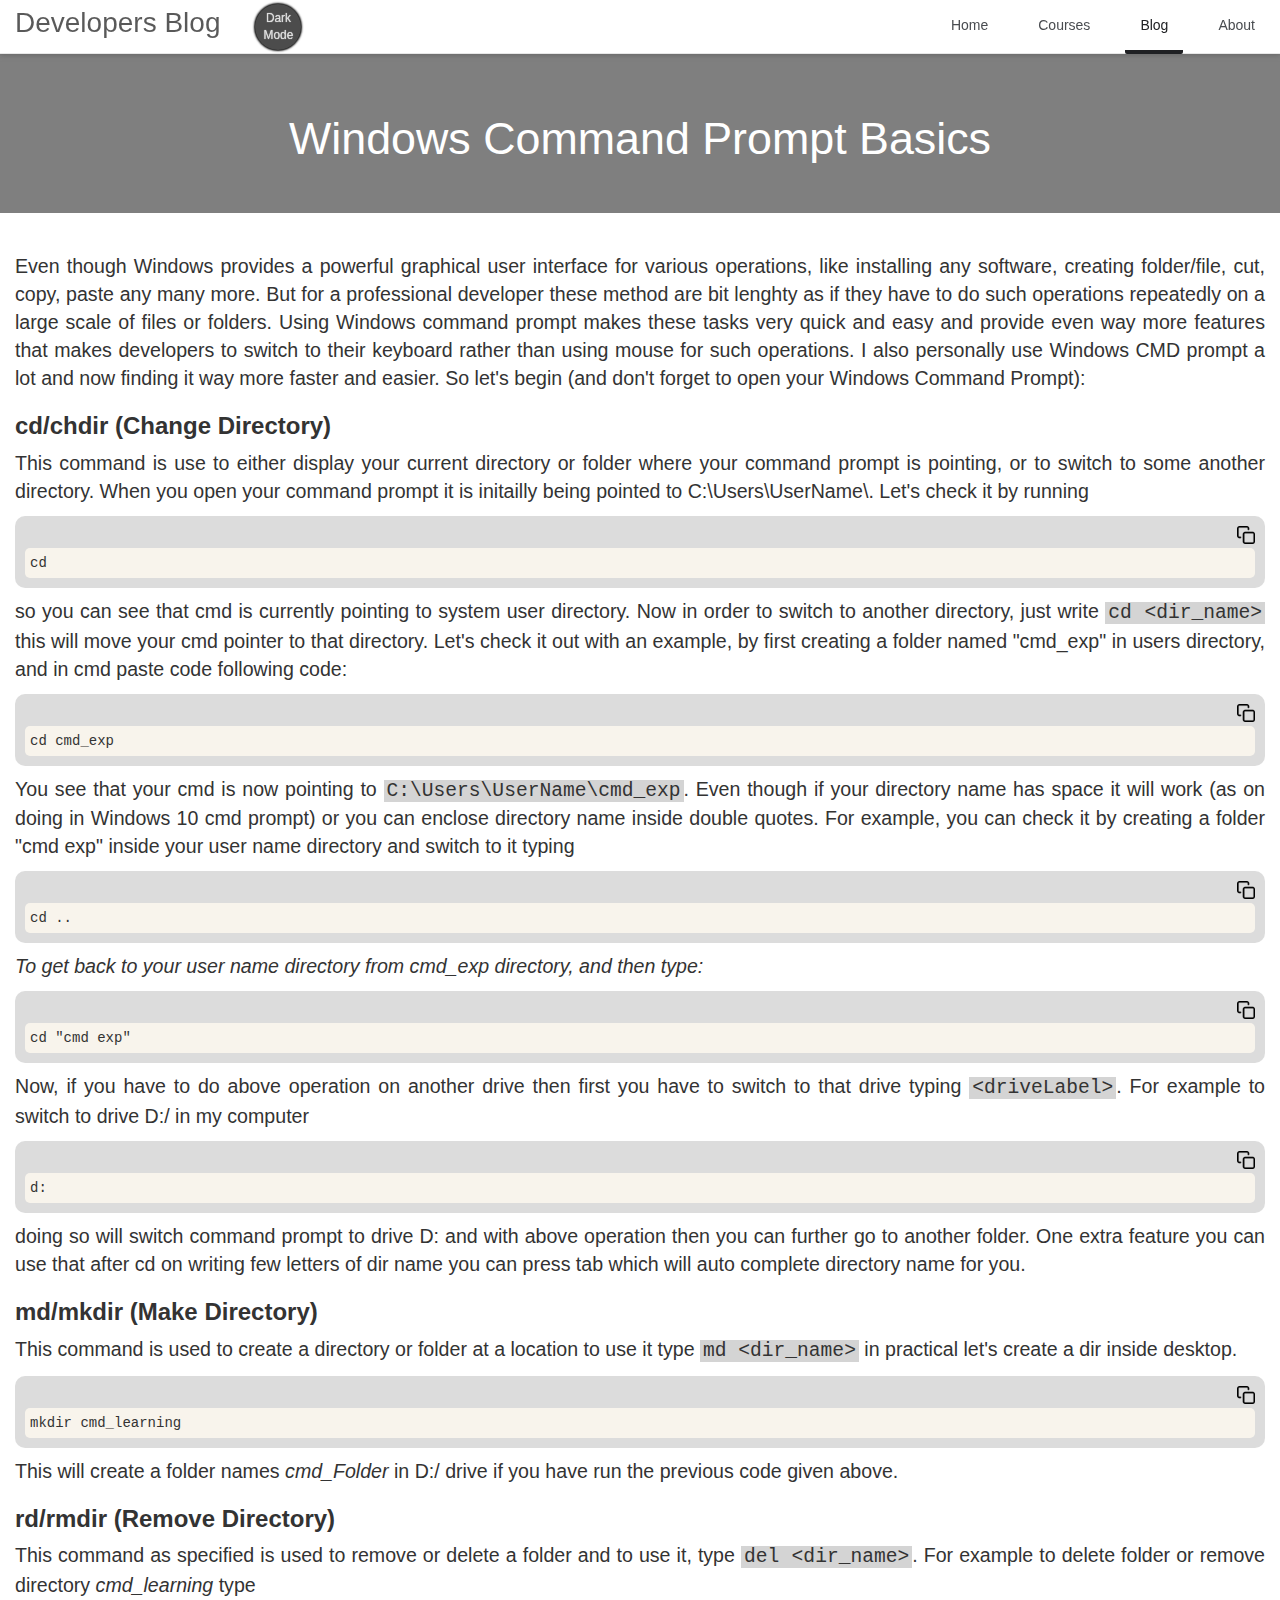
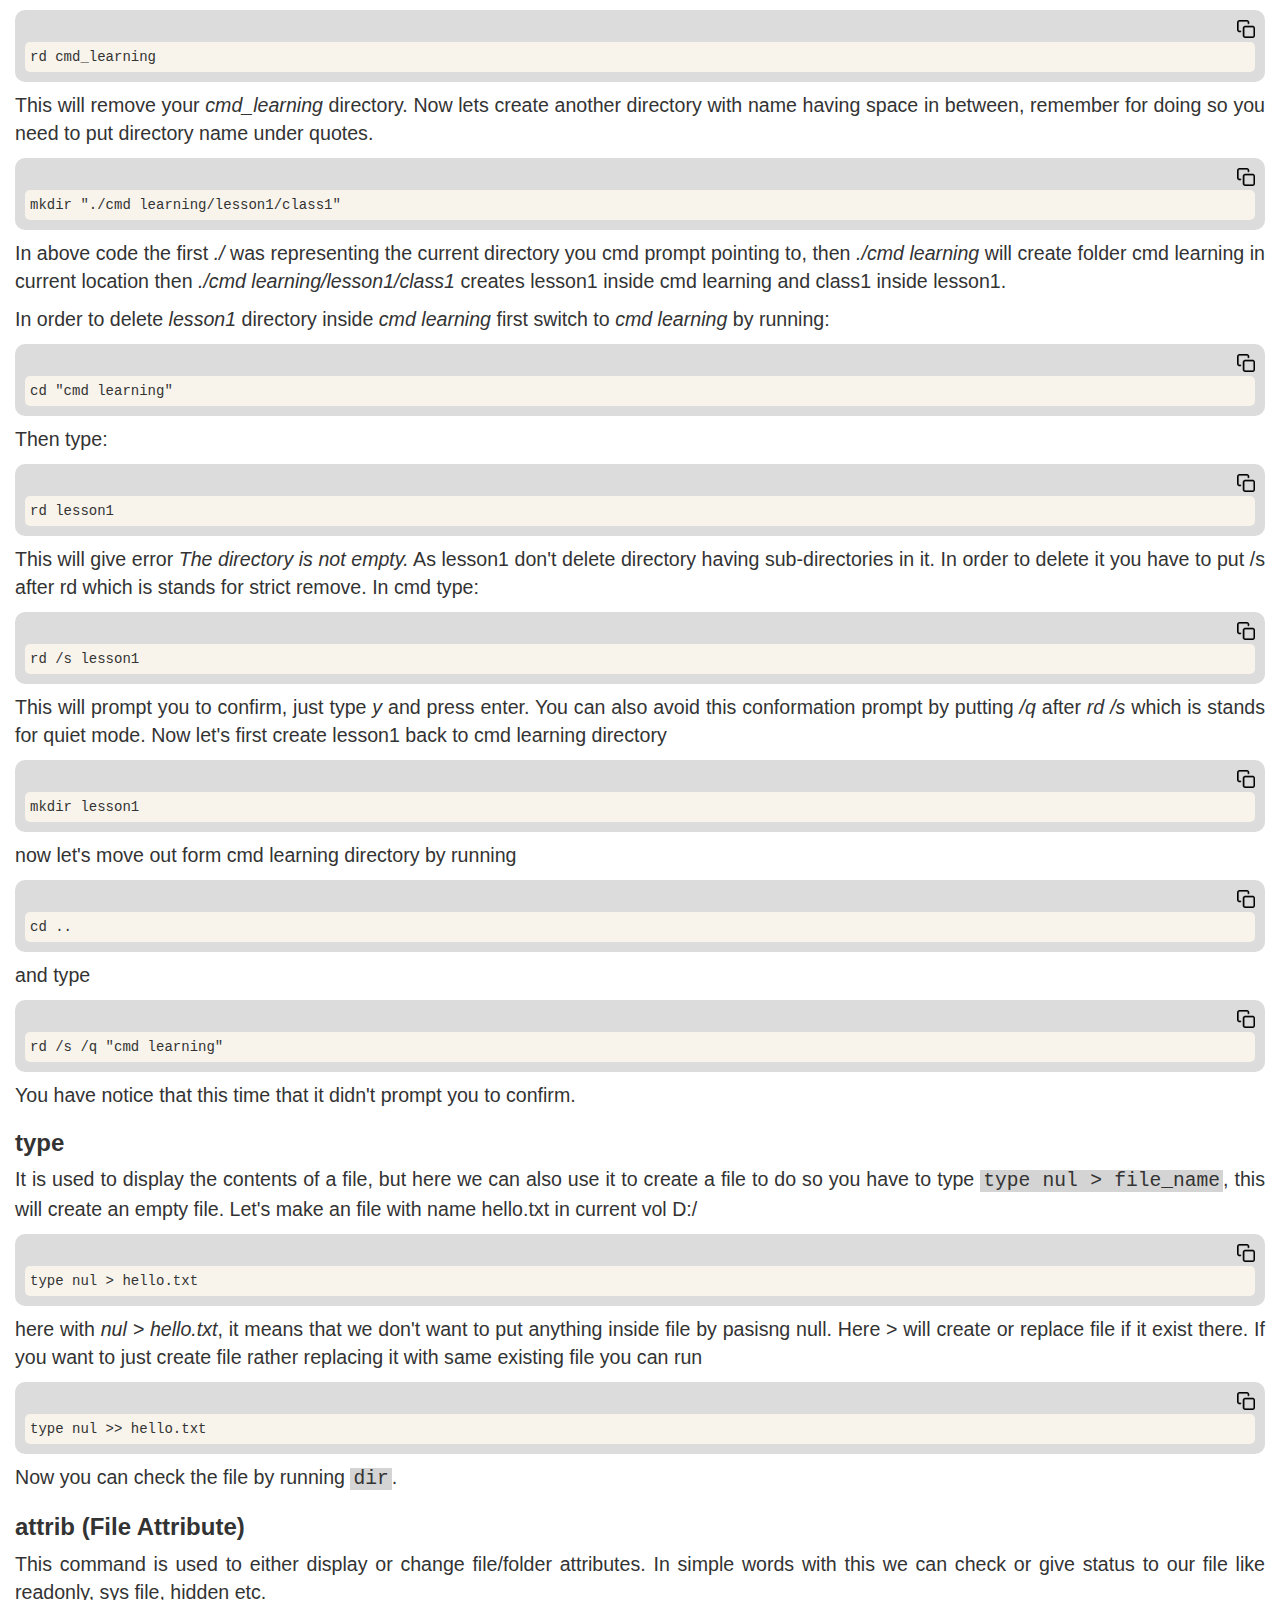
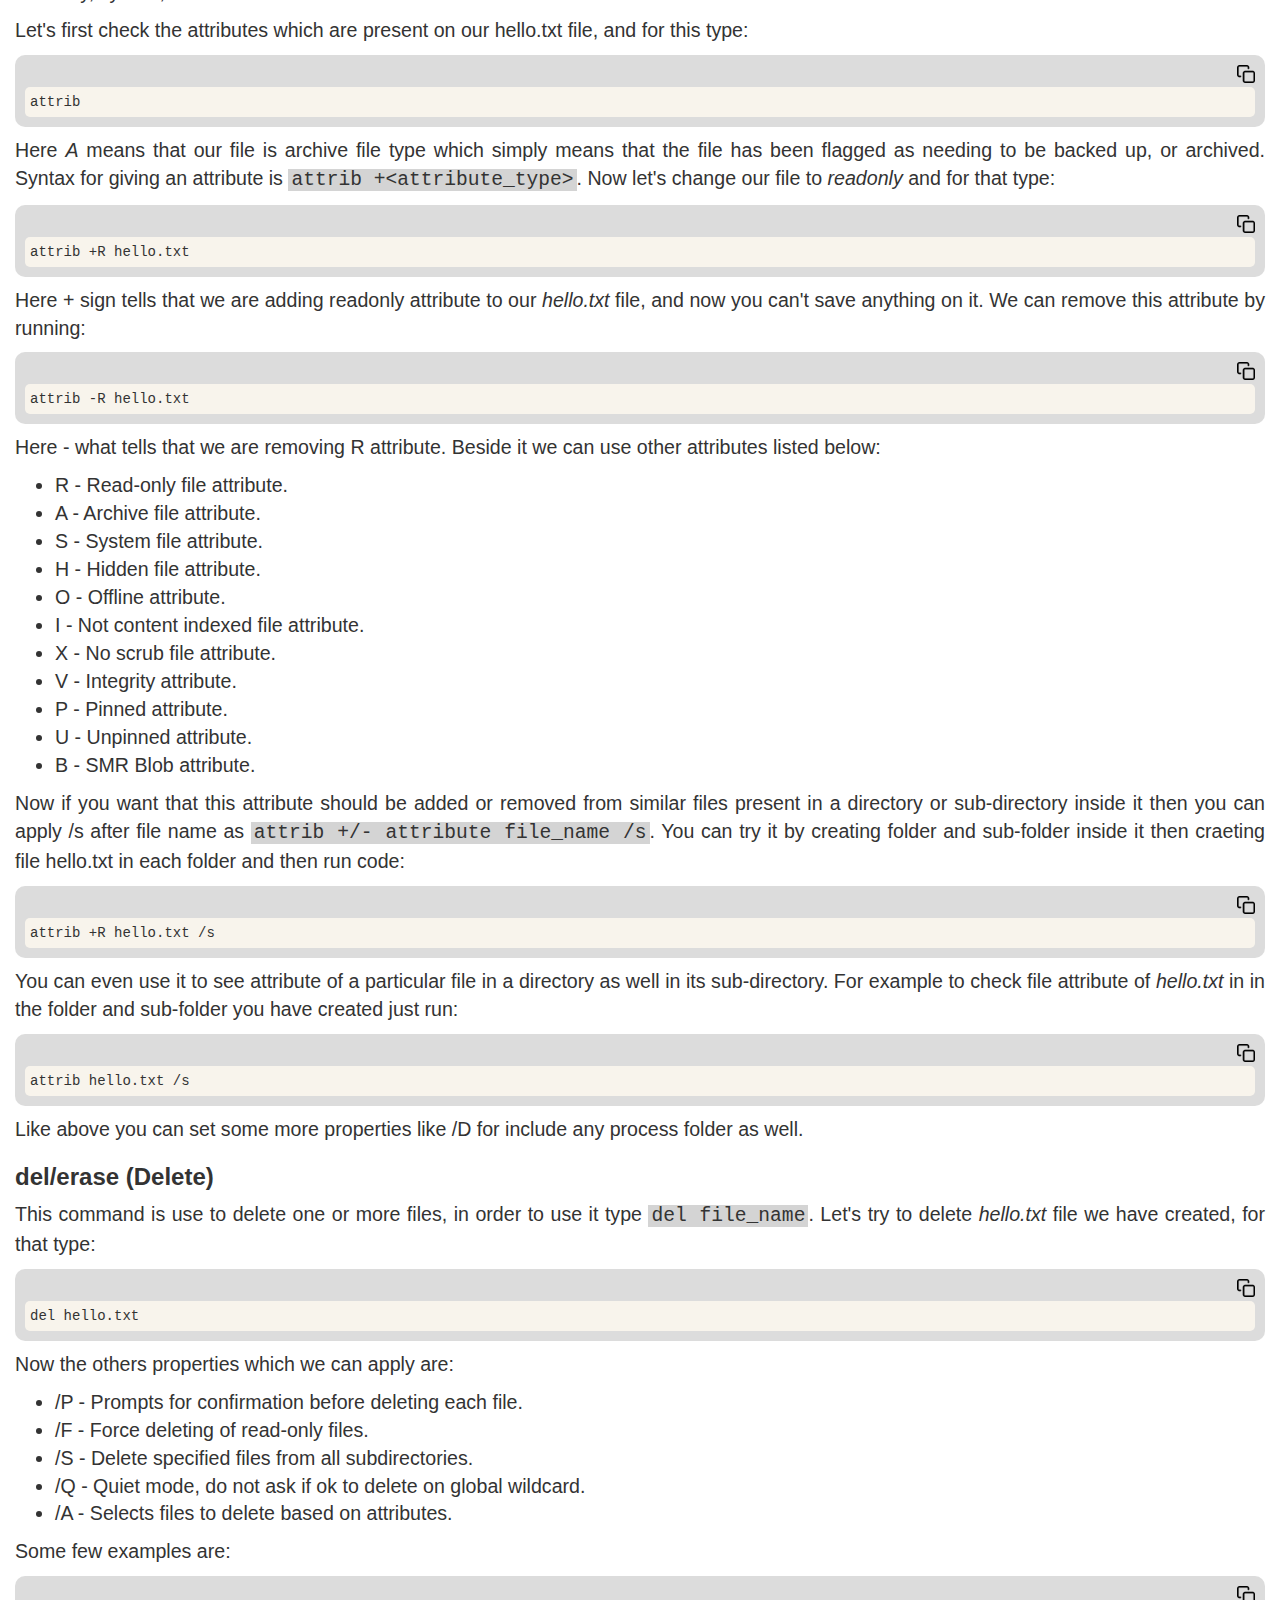
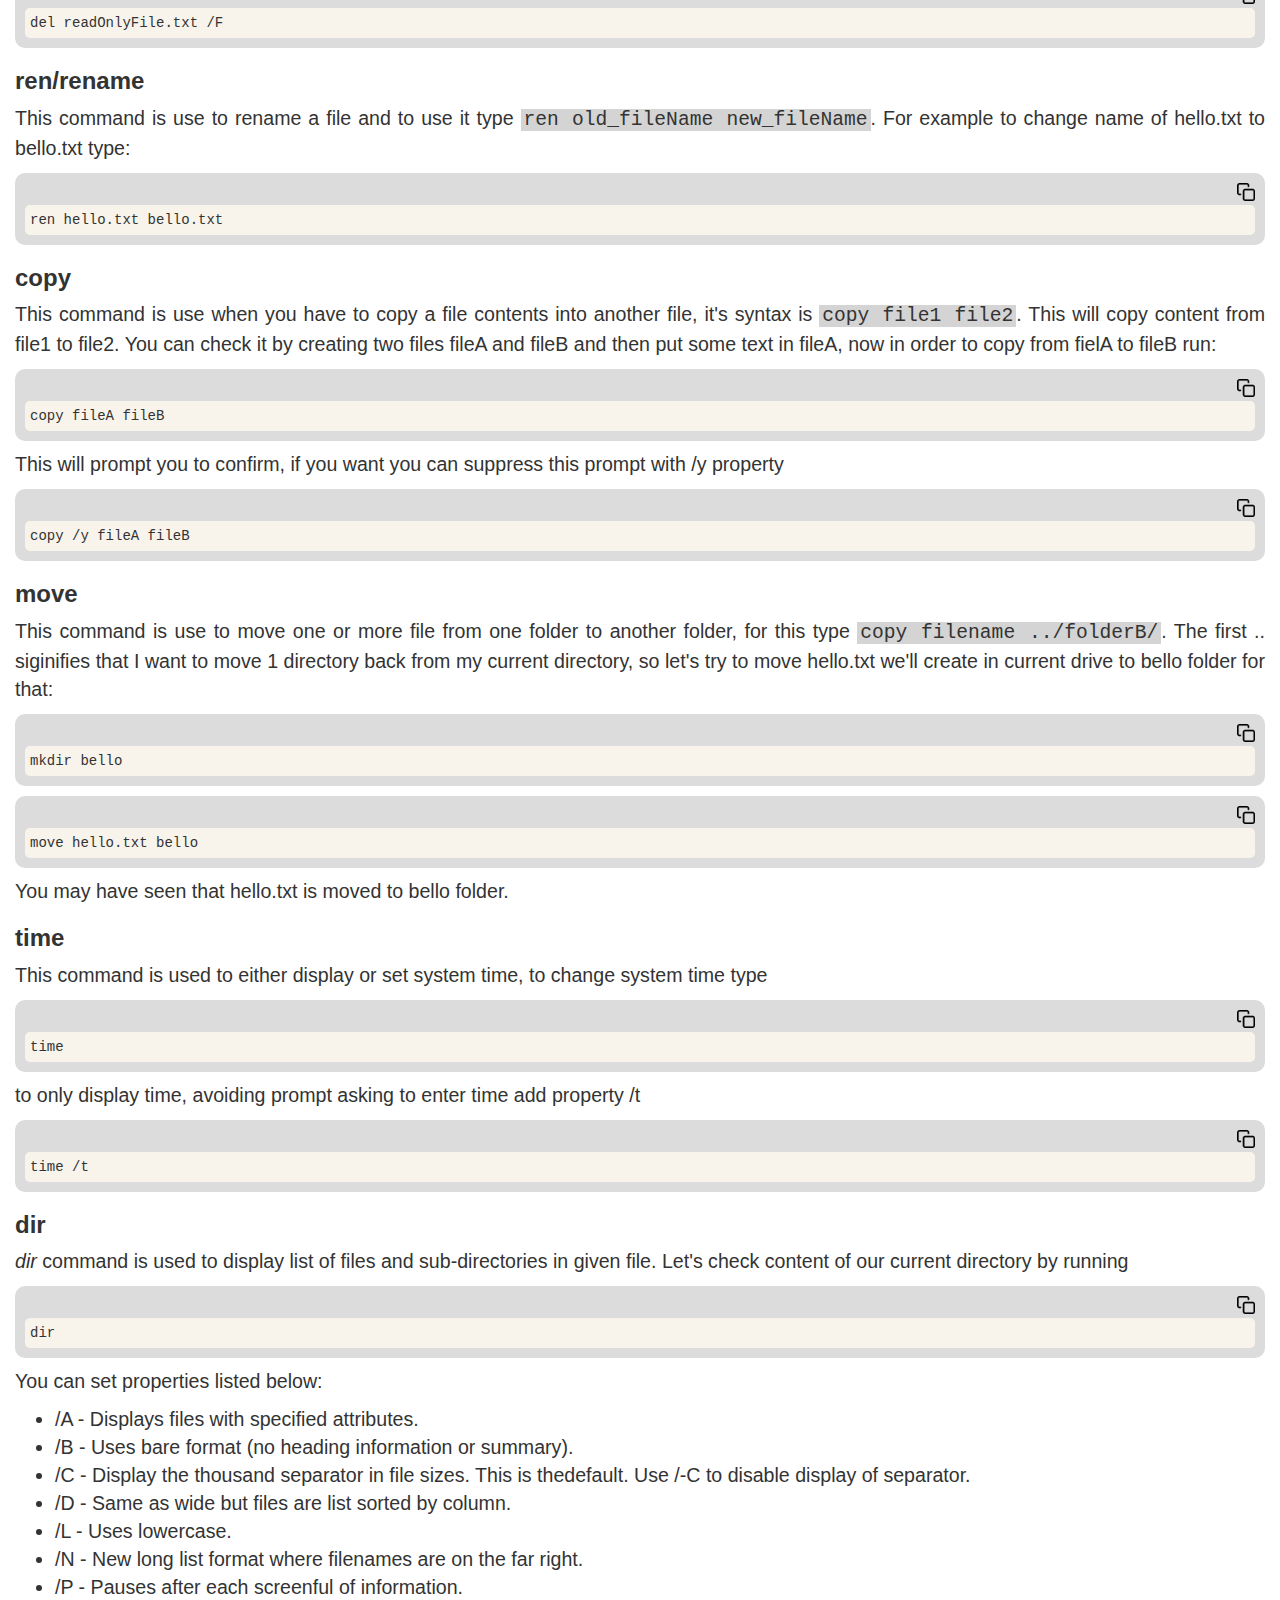
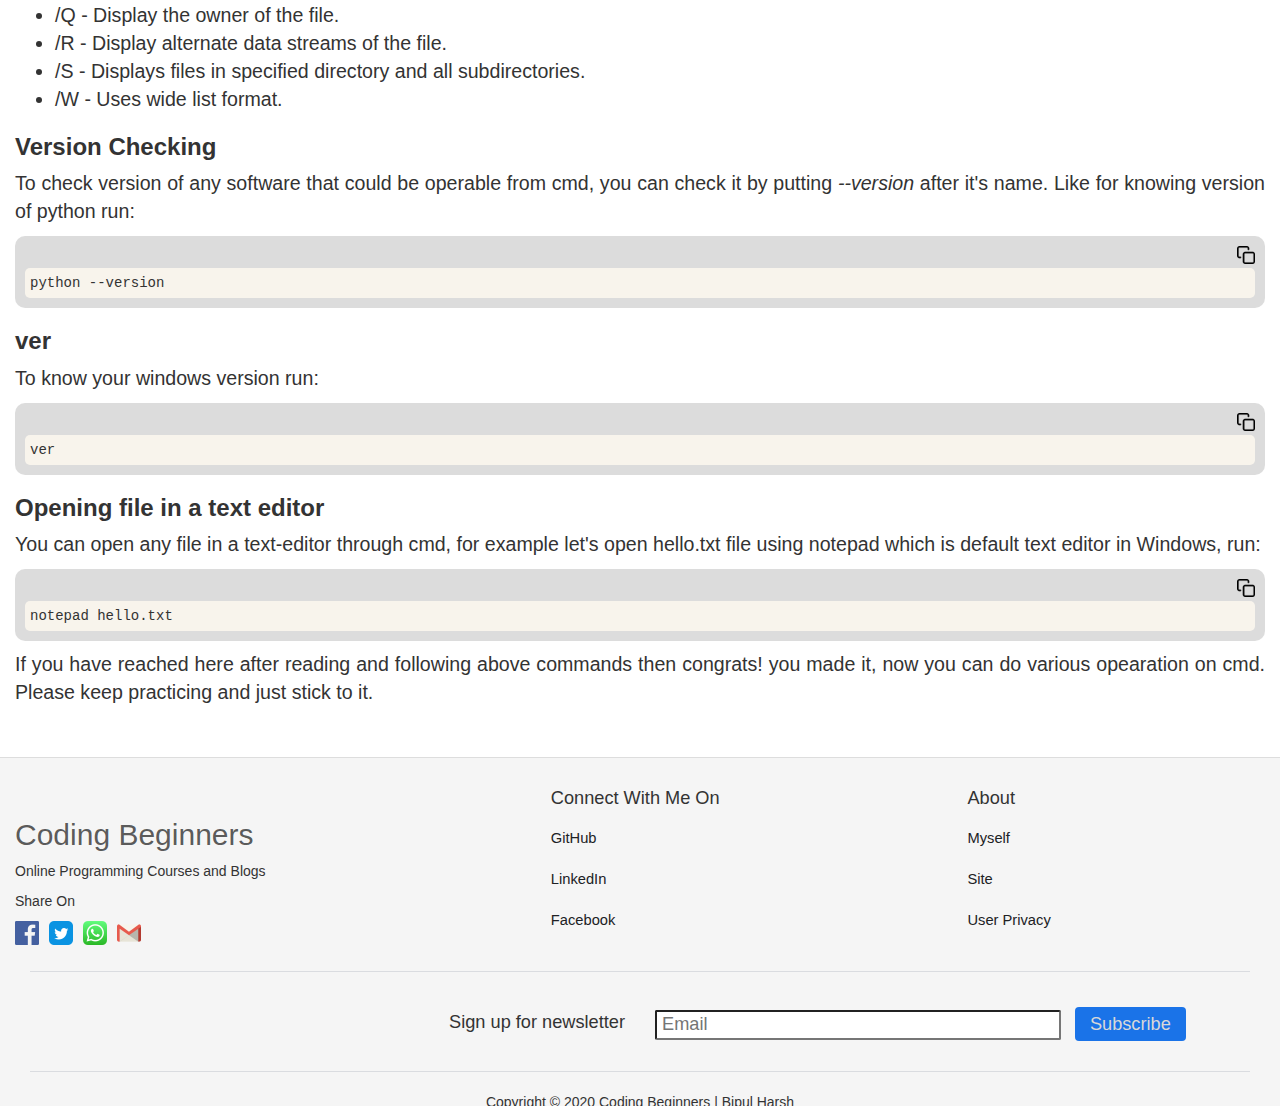
<file: blog/windows-command-prompt-basics.html>
<!DOCTYPE html>
<html lang="en" dir="ltr">
  <head>
    <meta charset="utf-8">
    <meta content="IE=Edge" http-equiv="X-UA-Compatible">
    <meta name="viewport" content="width=device-width, initial-scale=1">
    <link rel="icon" href="../index-img/coding-beginners-logo.png">
    <meta name="keywords" content="windows cmd basics, windows command prompt basics, cmd basics, developers blog,coding beginners, ">
    <meta name="description" content="Windows Command Prompt explained covering all basic commands being used frequently by developers. | Posted On: XX/XX/XXXX By: Bipul Harsh">
    <title>Windows Commnad Prompt Basics - Developers Blog</title>
    <link rel="stylesheet" href="../css/bootstrap.min.css">
    <link rel="stylesheet" href="../css/body-style.css">
    <link rel="stylesheet" href="./blog-css/blog-style.css">
    <script src="../js/jquery-2.1.4.min.js" charset="utf-8"></script>
    <script src="../js/bootstrap.min.js" charset="utf-8"></script>
    <script src="../js/scripts.js" charset="utf-8"></script>
  </head>
  <body id="body-theme" class="light-theme-style" onload="startUpTheme()">
    <header>
      <nav id="header-navbar" class="navbar navbar-default navbar-fixed-top light-theme-navbar">
        <div class="container-fluid">
          <div class="navbar-header">
            <div class="navbar-brand">
              <a href="./blog-home.html"><h1>Developers Blog</h1></a>
            </div>
            <div class="dark-theme" id="theme" onclick="handleThemes()">
              <button>
                <div id="theme-button">
                  Dark Mode
                </div>
              </button>
            </div>
            <button type="button" id="navbarToggle" class="navbar-toggle collapsed" data-toggle="collapse" data-target="#collapsable-nav" aria-expanded="false">
              <span class="sr-only">Toggle Navbar</span>
              <span class="icon-bar"></span>
              <span class="icon-bar"></span>
              <span class="icon-bar"></span>
            </button>
          </div>
          <div id="collapsable-nav" class="collapse navbar-collapse">
            <ul id="navlist" class="nav navbar-nav navbar-right light-theme-navlist">
              <li><a href="../index.html">Home</a></li>
              <li><a href="../courses/courses-home.html">Courses</a></li>
              <li><a href="./blog-home.html" id="active">Blog</a></li>
              <li><a href="../about.html">About</a></li>
            </ul>
          </div>
        </div>
      </nav>
    </header>
    <div id="create-dark"></div>
    <div class="container-fluid light-theme-content" id="content">
      <section class="row" id="heading">
        <div class="container-fluid row-items-content">
          <h2>Windows Command Prompt Basics</h2>
        </div>
      </section>
      <section class="row" id="blog-content">
        <div class="container-fluid row-items-content">
          <p>Even though Windows provides a powerful graphical user interface for various operations, like installing any software, creating folder/file, cut, copy, paste any many more. But for a professional developer these method are bit lenghty as if they have to do such operations repeatedly on a large scale of files or folders. Using Windows command prompt makes these tasks very quick and easy and provide even way more features that makes developers to switch to their keyboard rather than using mouse for such operations. I also personally use Windows CMD prompt a lot and now finding it way more faster and easier. So let's begin (and don't forget to open your Windows Command Prompt):</p>
          <h3 id="cd-chdir-command">cd/chdir (Change Directory)</h3>
          <p>This command is use to either display your current directory or folder where your command prompt is pointing, or to switch to some another directory. When you open your command prompt it is initailly being pointed to <span class="code-snippets">C:\Users\UserName\</span>. Let's check it by running </p>
          <div id="copy-code">
            <div class="copy-switch-output">
              <span class="copy-output"></span>
              <input type="button" class="copy-button" onclick="copyToClipBoard(0)" title="Copy To Clipboard">
            </div>
            <input type="text" class="copyValue" value="cd" readonly>
          </div>
          <p>so you can see that cmd is currently pointing to system user directory. Now in order to switch to another directory, just write <span class="code-snippet">cd &lt;dir_name&gt;</span> this will move your cmd pointer to that directory. Let's check it out with an example, by first creating a folder named "cmd_exp" in users directory, and in cmd paste code following code: </p>
          <div id="copy-code">
            <div class="copy-switch-output">
              <span class="copy-output"></span>
              <input type="button" class="copy-button" onclick="copyToClipBoard(1)" title="Copy To Clipboard">
            </div>
            <input type="text" class="copyValue" value="cd cmd_exp" readonly>
          </div>
          <p>You see that your cmd is now pointing to <span class="code-snippet">C:\Users\UserName\cmd_exp</span>. Even though if your directory name has space it will work (as on doing in Windows 10 cmd prompt) or you can enclose directory name inside double quotes. For example, you can check it by creating a folder "cmd exp" inside your user name directory and switch to it typing</p>
          <div id="copy-code">
            <div class="copy-switch-output">
              <span class="copy-output"></span>
              <input type="button" class="copy-button" onclick="copyToClipBoard(2)" title="Copy To Clipboard">
            </div>
            <input type="text" class="copyValue" value="cd .." readonly>
          </div>
          <p><i>To get back to your user name directory from cmd_exp directory, and then type: </i></p>
          <div id="copy-code">
            <div class="copy-switch-output">
              <span class="copy-output"></span>
              <input type="button" class="copy-button" onclick="copyToClipBoard(3)" title="Copy To Clipboard">
            </div>
            <input type="text" class="copyValue" value='cd "cmd exp"' readonly>
          </div>
          <p>Now, if you have to do above operation on another drive then first you have to switch to that drive typing <span class="code-snippet">&lt;driveLabel&gt;</span>. For example to switch to drive D:/ in my computer</p>
          <div id="copy-code">
            <div class="copy-switch-output">
              <span class="copy-output"></span>
              <input type="button" class="copy-button" onclick="copyToClipBoard(4)" title="Copy To Clipboard">
            </div>
            <input type="text" class="copyValue" value="d:" readonly>
          </div>
          <p>doing so will switch command prompt to drive D: and with above operation then you can further go to another folder. One extra feature you can use that after cd on writing few letters of dir name you can press tab which will auto complete directory name for you.</p>
          <h3 id="md-mkdir-command">md/mkdir (Make Directory)</h3>
          <p>This command is used to create a directory or folder at a location to use it type <span class="code-snippet">md &lt;dir_name&gt;</span> in practical let's create a dir inside desktop.</p>
          <div id="copy-code">
            <div class="copy-switch-output">
              <span class="copy-output"></span>
              <input type="button" class="copy-button" onclick="copyToClipBoard(5)" title="Copy To Clipboard">
            </div>
            <input type="text" class="copyValue" value="mkdir cmd_learning" readonly>
          </div>
          <p>This will create a folder names <i>cmd_Folder</i> in D:/ drive if you have run the previous code given above.</p>
          <h3 id="rd-rmdir-command">rd/rmdir (Remove Directory)</h3>
          <p>This command as specified is used to remove or delete a folder and to use it, type <span class="code-snippet">del &lt;dir_name&gt;</span>. For example to delete folder or remove directory <i>cmd_learning</i> type</p>
          <div id="copy-code">
            <div class="copy-switch-output">
              <span class="copy-output"></span>
              <input type="button" class="copy-button" onclick="copyToClipBoard(6)" title="Copy To Clipboard">
            </div>
            <input type="text" class="copyValue" value="rd cmd_learning" readonly>
          </div>
          <p>This will remove your <i>cmd_learning</i> directory. Now lets create another directory with name having space in between, remember for doing so you need to put directory name under quotes.</p>
          <div id="copy-code">
            <div class="copy-switch-output">
              <span class="copy-output"></span>
              <input type="button" class="copy-button" onclick="copyToClipBoard(7)" title="Copy To Clipboard">
            </div>
            <input type="text" class="copyValue" value='mkdir "./cmd learning/lesson1/class1"' readonly>
          </div>
          <p>In above code the first <i>./</i> was representing the current directory you cmd prompt pointing to, then <i>./cmd learning</i> will create folder cmd learning in current location then <i>./cmd learning/lesson1/class1</i> creates lesson1 inside cmd learning and class1 inside lesson1.</p>
          <p>In order to delete <i>lesson1</i> directory inside <i>cmd learning</i> first switch to <i>cmd learning</i> by running:</p>
          <div id="copy-code">
            <div class="copy-switch-output">
              <span class="copy-output"></span>
              <input type="button" class="copy-button" onclick="copyToClipBoard(8)" title="Copy To Clipboard">
            </div>
            <input type="text" class="copyValue" value='cd "cmd learning"' readonly>
          </div>
          <p>Then type: </p>
          <div id="copy-code">
            <div class="copy-switch-output">
              <span class="copy-output"></span>
              <input type="button" class="copy-button" onclick="copyToClipBoard(9)" title="Copy To Clipboard">
            </div>
            <input type="text" class="copyValue" value='rd lesson1' readonly>
          </div>
          <p>This will give error <i>The directory is not empty.</i> As lesson1 don't delete directory having sub-directories in it. In order to delete it you have to put /s after rd which is stands for strict remove. In cmd type: </p>
          <div id="copy-code">
            <div class="copy-switch-output">
              <span class="copy-output"></span>
              <input type="button" class="copy-button" onclick="copyToClipBoard(10)" title="Copy To Clipboard">
            </div>
            <input type="text" class="copyValue" value='rd /s lesson1' readonly>
          </div>
          <p>This will prompt you to confirm, just type <i>y</i> and press enter. You can also avoid this conformation prompt by putting <i>/q</i> after <i>rd /s</i> which is stands for quiet mode. Now let's first create lesson1 back to cmd learning directory </p>
          <div id="copy-code">
            <div class="copy-switch-output">
              <span class="copy-output"></span>
              <input type="button" class="copy-button" onclick="copyToClipBoard(11)" title="Copy To Clipboard">
            </div>
            <input type="text" class="copyValue" value='mkdir lesson1' readonly>
          </div>
          <p>now let's move out form cmd learning directory by running</p>
          <div id="copy-code">
            <div class="copy-switch-output">
              <span class="copy-output"></span>
              <input type="button" class="copy-button" onclick="copyToClipBoard(12)" title="Copy To Clipboard">
            </div>
            <input type="text" class="copyValue" value='cd ..' readonly>
          </div>
          <p>and type</p>
          <div id="copy-code">
            <div class="copy-switch-output">
              <span class="copy-output"></span>
              <input type="button" class="copy-button" onclick="copyToClipBoard(13)" title="Copy To Clipboard">
            </div>
            <input type="text" class="copyValue" value='rd /s /q "cmd learning"' readonly>
          </div>
          <p>You have notice that this time that it didn't prompt you to confirm.</p>
          <h3 id="type-command">type</h3>
          <p>It is used to display the contents of a file, but here we can also use it to create a file to do so you have to type <span class="code-snippet">type nul > file_name</span>, this will create an empty file. Let's make an file with name hello.txt in current vol D:/</p>
          <div id="copy-code">
            <div class="copy-switch-output">
              <span class="copy-output"></span>
              <input type="button" class="copy-button" onclick="copyToClipBoard(14)" title="Copy To Clipboard">
            </div>
            <input type="text" class="copyValue" value='type nul > hello.txt' readonly>
          </div>
          <p>here with <i>nul > hello.txt</i>, it means that we don't want to put anything inside file by pasisng null. Here > will create or replace file if it exist there. If you want to just create file rather replacing it with same existing file you can run</p>
          <div id="copy-code">
            <div class="copy-switch-output">
              <span class="copy-output"></span>
              <input type="button" class="copy-button" onclick="copyToClipBoard(15)" title="Copy To Clipboard">
            </div>
            <input type="text" class="copyValue" value='type nul >> hello.txt' readonly>
          </div>
          <p>Now you can check the file by running <span class="code-snippet">dir</span>.</p>
          <h3 id="attrib-command">attrib (File Attribute)</h3>
          <p>This command is used to either display or change file/folder attributes. In simple words with this we can check or give status to our file like readonly, sys file, hidden etc.</p>
          <p>Let's first check the attributes which are present on our hello.txt file, and for this type:</p>
          <div id="copy-code">
            <div class="copy-switch-output">
              <span class="copy-output"></span>
              <input type="button" class="copy-button" onclick="copyToClipBoard(16)" title="Copy To Clipboard">
            </div>
            <input type="text" class="copyValue" value='attrib' readonly>
          </div>
          <p>Here <i>A</i> means that our file is archive file type which simply means that the file has been flagged as needing to be backed up, or archived. Syntax for giving an attribute is <span class="code-snippet">attrib&nbsp;+&lt;attribute_type&gt;</span>. Now let's change our file to <i>readonly</i> and for that type:</p>
          <div id="copy-code">
            <div class="copy-switch-output">
              <span class="copy-output"></span>
              <input type="button" class="copy-button" onclick="copyToClipBoard(17)" title="Copy To Clipboard">
            </div>
            <input type="text" class="copyValue" value='attrib +R hello.txt' readonly>
          </div>
          <p>Here + sign tells that we are adding readonly attribute to our <i>hello.txt</i> file, and now you can't save anything on it. We can remove this attribute by running:</p>
          <div id="copy-code">
            <div class="copy-switch-output">
              <span class="copy-output"></span>
              <input type="button" class="copy-button" onclick="copyToClipBoard(18)" title="Copy To Clipboard">
            </div>
            <input type="text" class="copyValue" value='attrib -R hello.txt' readonly>
          </div>
          <p>Here - what tells that we are removing R attribute. Beside it we can use other attributes listed below:</p>
          <ul>
            <li>R - Read-only file attribute.</li>
            <li>A - Archive file attribute.</li>
            <li>S - System file attribute.</li>
            <li>H - Hidden file attribute.</li>
            <li>O - Offline attribute.</li>
            <li>I - Not content indexed file attribute.</li>
            <li>X - No scrub file attribute.</li>
            <li>V - Integrity attribute.</li>
            <li>P - Pinned attribute.</li>
            <li>U - Unpinned attribute.</li>
            <li>B - SMR Blob attribute.</li>
          </ul>
          <p>Now if you want that this attribute should be added or removed from similar files present in a directory or sub-directory inside it then you can apply /s after file name as <span class="code-snippet">attrib +/- attribute file_name /s</span>. You can try it by creating folder and sub-folder inside it then craeting file hello.txt in each folder and then run code:</p>
          <div id="copy-code">
            <div class="copy-switch-output">
              <span class="copy-output"></span>
              <input type="button" class="copy-button" onclick="copyToClipBoard(19)" title="Copy To Clipboard">
            </div>
            <input type="text" class="copyValue" value='attrib +R hello.txt /s' readonly>
          </div>
          <p>You can even use it to see attribute of a particular file in a directory as well in its sub-directory. For example to check file attribute of <i>hello.txt</i> in in the folder and sub-folder you have created just run:</p>
          <div id="copy-code">
            <div class="copy-switch-output">
              <span class="copy-output"></span>
              <input type="button" class="copy-button" onclick="copyToClipBoard(20)" title="Copy To Clipboard">
            </div>
            <input type="text" class="copyValue" value='attrib hello.txt /s' readonly>
          </div>
          <p>Like above you can set some more properties like /D for include any process folder as well.</p>
          <h3 id="del-erase-command">del/erase (Delete)</h3>
          <p>This command is use to delete one or more files, in order to use it type <span class="code-snippet">del file_name</span>. Let's try to delete <i>hello.txt</i> file we have created, for that type:</p>
          <div id="copy-code">
            <div class="copy-switch-output">
              <span class="copy-output"></span>
              <input type="button" class="copy-button" onclick="copyToClipBoard(21)" title="Copy To Clipboard">
            </div>
            <input type="text" class="copyValue" value='del hello.txt' readonly>
          </div>
          <p>Now the others properties which we can apply are:</p>
          <ul>
            <li>/P - Prompts for confirmation before deleting each file.</li>
            <li>/F - Force deleting of read-only files.</li>
            <li>/S - Delete specified files from all subdirectories.</li>
            <li>/Q - Quiet mode, do not ask if ok to delete on global wildcard.</li>
            <li>/A - Selects files to delete based on attributes.</li>
          </ul>
          <p>Some few examples are:</p>
          <div id="copy-code">
            <div class="copy-switch-output">
              <span class="copy-output"></span>
              <input type="button" class="copy-button" onclick="copyToClipBoard(22)" title="Copy To Clipboard">
            </div>
            <input type="text" class="copyValue" value='del readOnlyFile.txt /F' readonly>
          </div>
          <h3 id="ren-rename-command">ren/rename</h3>
          <p>This command is use to rename a file and to use it type <span class="code-snippet">ren old_fileName new_fileName</span>. For example to change name of hello.txt to bello.txt type:</p>
          <div id="copy-code">
            <div class="copy-switch-output">
              <span class="copy-output"></span>
              <input type="button" class="copy-button" onclick="copyToClipBoard(23)" title="Copy To Clipboard">
            </div>
            <input type="text" class="copyValue" value='ren hello.txt bello.txt' readonly>
          </div>
          <h3 id="copy-command">copy</h3>
          <p>This command is use when you have to copy a file contents into another file, it's syntax is <span class="code-snippet">copy file1 file2</span>. This will copy content from file1 to file2. You can check it by creating two files fileA and fileB and then put some text in fileA, now in order to copy from fielA to fileB run: </p>
          <div id="copy-code">
            <div class="copy-switch-output">
              <span class="copy-output"></span>
              <input type="button" class="copy-button" onclick="copyToClipBoard(24)" title="Copy To Clipboard">
            </div>
            <input type="text" class="copyValue" value='copy fileA fileB' readonly>
          </div>
          <p>This will prompt you to confirm, if you want you can suppress this prompt with /y property</p>
          <div id="copy-code">
            <div class="copy-switch-output">
              <span class="copy-output"></span>
              <input type="button" class="copy-button" onclick="copyToClipBoard(25)" title="Copy To Clipboard">
            </div>
            <input type="text" class="copyValue" value='copy /y fileA fileB' readonly>
          </div>
          <h3 id="move-command">move</h3>
          <p>This command is use to move one or more file from one folder to another folder, for this type <span class="code-snippet">copy filename ../folderB/</span>. The first .. siginifies that I want to move 1 directory back from my current directory, so let's try to move hello.txt we'll create in current drive to bello folder for that:</p>
          <div id="copy-code">
            <div class="copy-switch-output">
              <span class="copy-output"></span>
              <input type="button" class="copy-button" onclick="copyToClipBoard(26)" title="Copy To Clipboard">
            </div>
            <input type="text" class="copyValue" value='mkdir bello' readonly>
          </div>
          <div id="copy-code">
            <div class="copy-switch-output">
              <span class="copy-output"></span>
              <input type="button" class="copy-button" onclick="copyToClipBoard(27)" title="Copy To Clipboard">
            </div>
            <input type="text" class="copyValue" value='move hello.txt bello' readonly>
          </div>
          <p>You may have seen that hello.txt is moved to bello folder.</p>
          <h3 id="time-command">time</h3>
          <p>This command is used to either display or set system time, to change system time type</p>
          <div id="copy-code">
            <div class="copy-switch-output">
              <span class="copy-output"></span>
              <input type="button" class="copy-button" onclick="copyToClipBoard(28)" title="Copy To Clipboard">
            </div>
            <input type="text" class="copyValue" value='time' readonly>
          </div>
          <p>to only display time, avoiding prompt asking to enter time add property /t</p>
          <div id="copy-code">
            <div class="copy-switch-output">
              <span class="copy-output"></span>
              <input type="button" class="copy-button" onclick="copyToClipBoard(29)" title="Copy To Clipboard">
            </div>
            <input type="text" class="copyValue" value='time /t' readonly>
          </div>
          <h3 id="dir-command">dir</h3>
          <p><i>dir</i> command is used to display list of files and sub-directories in given file. Let's check content of our current directory by running </p>
          <div id="copy-code">
            <div class="copy-switch-output">
              <span class="copy-output"></span>
              <input type="button" class="copy-button" onclick="copyToClipBoard(30)" title="Copy To Clipboard">
            </div>
            <input type="text" class="copyValue" value='dir' readonly>
          </div>
          <p>You can set properties listed below:</p>
          <ul>
            <li>/A - Displays files with specified attributes.</li>
            <li>/B - Uses bare format (no heading information or summary).</li>
            <li>/C - Display the thousand separator in file sizes.  This is thedefault.  Use /-C to disable display of separator.</li>
            <li>/D - Same as wide but files are list sorted by column.</li>
            <li>/L - Uses lowercase.</li>
            <li>/N - New long list format where filenames are on the far right.</li>
            <li>/P - Pauses after each screenful of information.</li>
            <li>/Q - Display the owner of the file.</li>
            <li>/R - Display alternate data streams of the file.</li>
            <li>/S - Displays files in specified directory and all subdirectories.</li>
            <li>/W - Uses wide list format.</li>
          </ul>
          <h3 id="application-version-checking">Version Checking</h3>
          <p>To check version of any software that could be operable from cmd, you can check it by putting <i>--version</i> after it's name. Like for knowing version of python run:</p>
          <div id="copy-code">
            <div class="copy-switch-output">
              <span class="copy-output"></span>
              <input type="button" class="copy-button" onclick="copyToClipBoard(31)" title="Copy To Clipboard">
            </div>
            <input type="text" class="copyValue" value='python --version' readonly>
          </div>
          <h3 id="ver-command">ver</h3>
          <p>To know your windows version run:</p>
          <div id="copy-code">
            <div class="copy-switch-output">
              <span class="copy-output"></span>
              <input type="button" class="copy-button" onclick="copyToClipBoard(32)" title="Copy To Clipboard">
            </div>
            <input type="text" class="copyValue" value='ver' readonly>
          </div>
          <h3 id="open-file-in-cmd">Opening file in a text editor</h3>
          <p>You can open any file in a text-editor through cmd, for example let's open hello.txt file using notepad which is default text editor in Windows, run: </p>
          <div id="copy-code">
            <div class="copy-switch-output">
              <span class="copy-output"></span>
              <input type="button" class="copy-button" onclick="copyToClipBoard(33)" title="Copy To Clipboard">
            </div>
            <input type="text" class="copyValue" value='notepad hello.txt' readonly>
          </div>
          <p>If you have reached here after reading and following above commands then congrats! you made it, now you can do various opearation on cmd. Please keep practicing and just stick to it.</p>
        </div>
      </section>
    </div>
    <footer id="panel-footer" class="panel-footer light-theme-footer">
      <nav>
        <div class="container-fluid" id="footer-body">
          <div class="row" id="check">
            <div class="col-lg-5 col-md-5 col-sm-5 col-xs-12" id="footer-banner">
              <h2><a href="../index.html">Coding Beginners</a></h2>
              <p>Online Programming Courses and Blogs</p>
              <div class="share-page-section">
                <div class="share-line">
                  Share On
                </div>
                <div class="share-link">
                  <div class="icon-container">
                    <a href="#"><img src="../index-img/facebook-icon.png" alt="Facebook"></a>
                  </div>
                  <div class="icon-container">
                    <a href="#"><img src="../index-img/twitter-icon.png" alt="Twitter"></a>
                  </div>
                  <div class="icon-container">
                    <a href="#"><img src="../index-img/whatsapp-icon.png" alt="WhatsApp"></a>
                  </div>
                  <div class="icon-container">
                    <a href="#"><img src="../index-img/gmail-icon.png" alt="Gmail"></a>
                  </div>
                </div>
              </div>
            </div>
            <div class="col-lg-4 col-md-4 col-sm-4 col-xs-12">
              <h3>Connect With Me On</h3>
              <ul class="content-list">
                <a href="https://github.com/Bipul-Harsh" target="_blank"><li>GitHub</li></a>
                <a href="#" target="_blank"><li>LinkedIn</li></a>
                <a href="#" target="_blank"><li>Facebook</li></a>
              </ul>
            </div>
            <div class="col-lg-3 col-md-3 col-sm-3 col-xs-12">
              <h3>About</h3>
              <ul class="content-list">
                <a href="../about.html#myself" target="_blank"><li>Myself</li></a>
                <a href="../about.html#site" target="_blank"><li>Site</li></a>
                <a href="../about.html#user-privacy" target="_blank"><li>User Privacy</li></a>
              </ul>
            </div>
          </div>
          <div class="row">
            <div class="col-lg-6 col-md-5 col-sm-4 col-xs-12">
              <h3>Sign up for newsletter</h3>
            </div>
            <div class="col-lg-6 col-md-7 col-sm-8 col-xs-12">
              <form action="process.php" method="post" onsubmit="return checkOnSubmit()" id="subscription-form">
                <input type="email" name="email" placeholder="Email">
                <input type="submit" value="Subscribe">
              </form>
              <p id="submit-error"></p>
            </div>
          </div>
          <div class="row" id="legal">
            <p>Copyright &copy; 2020 Coding Beginners | Bipul Harsh</p>
          </div>
        </div>
      </nav>
    </footer>
  </body>
</html>
</file>
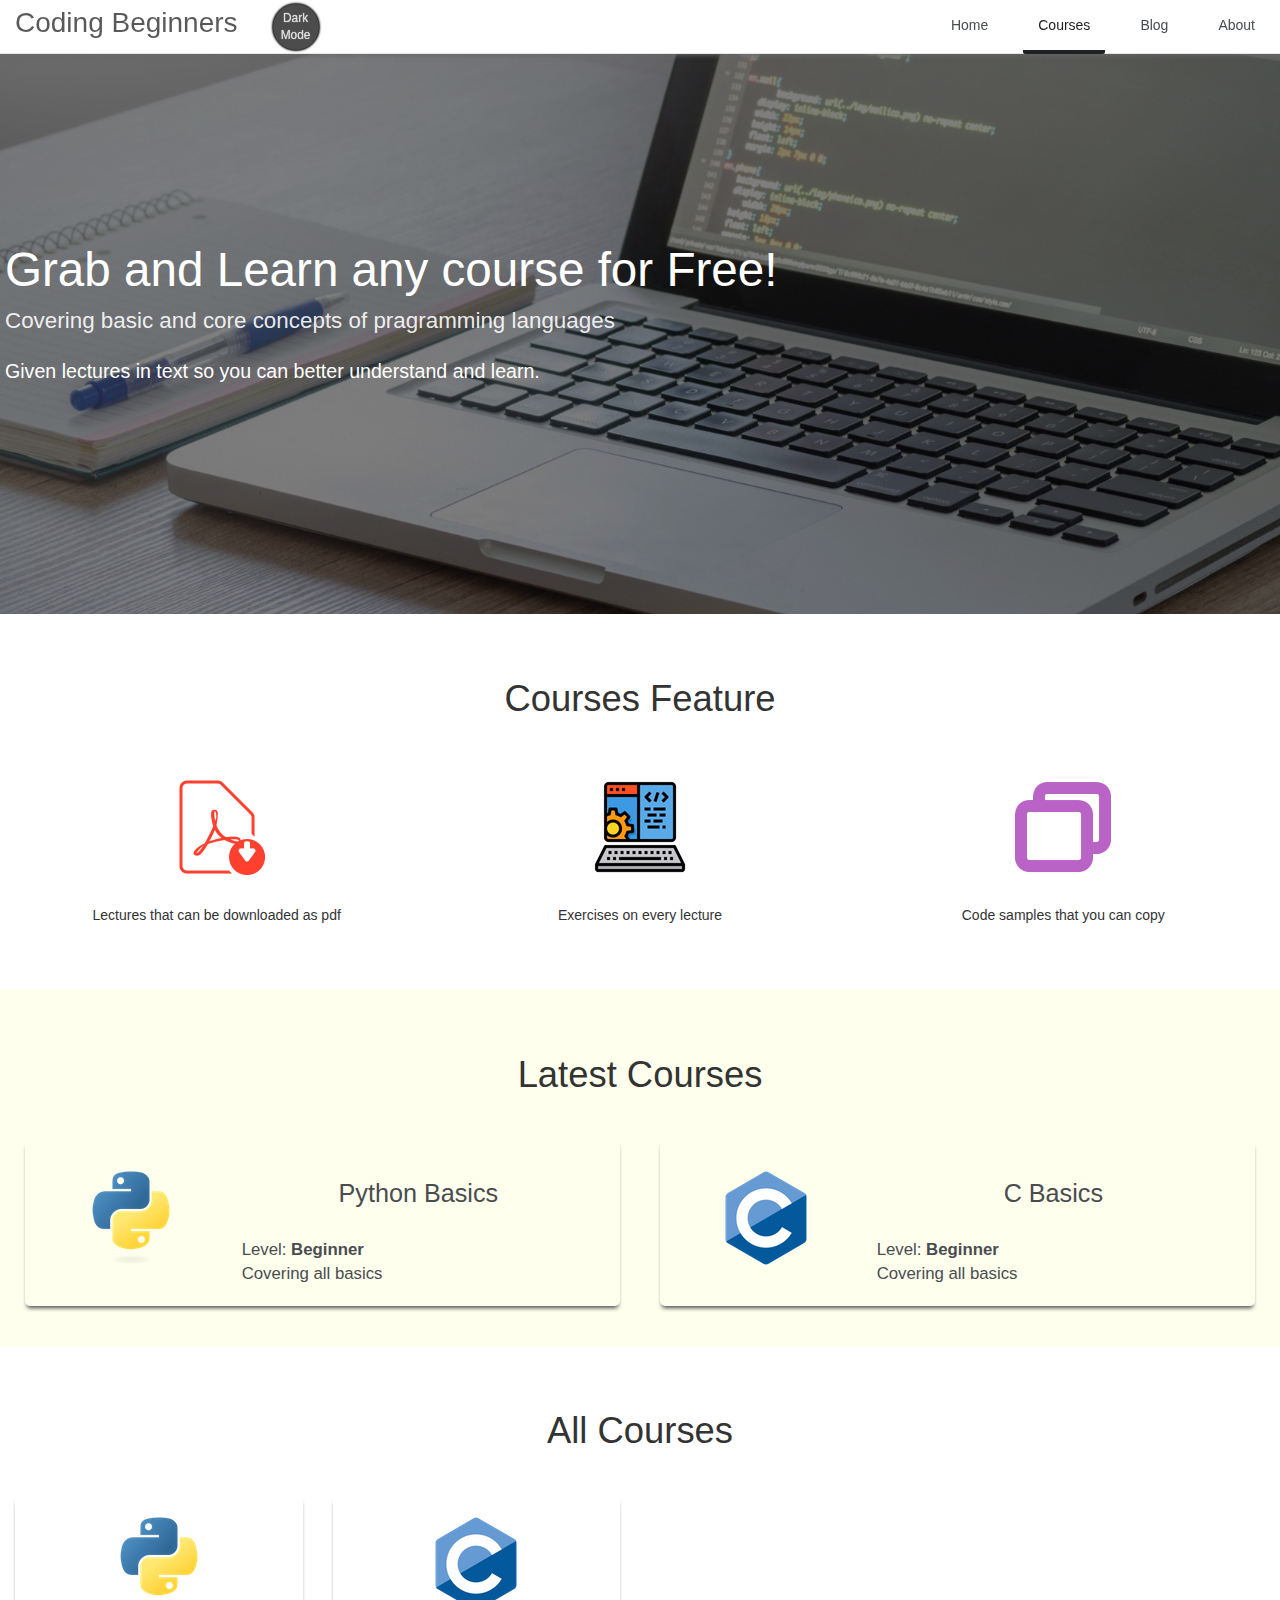
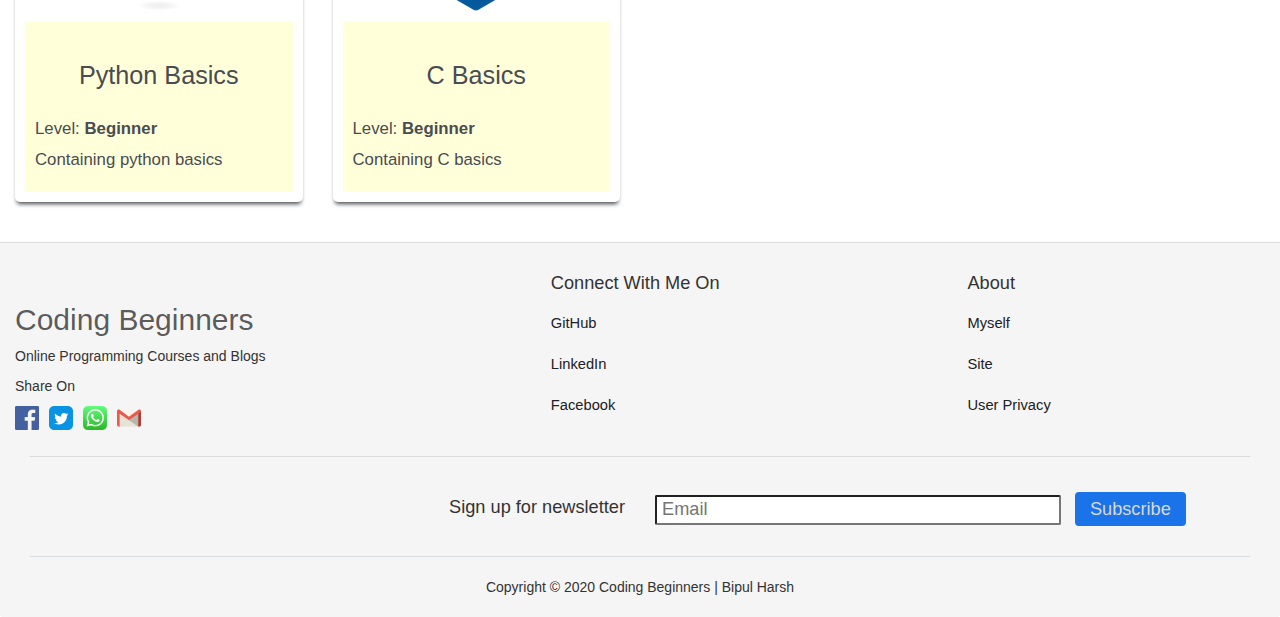
<file: courses/courses-home.html>
<!DOCTYPE html>
<html lang="en" dir="ltr">
  <head>
    <meta charset="utf-8">
    <meta content="IE=Edge" http-equiv="X-UA-Compatible">
    <meta name="viewport" content="width=device-width, initial-scale=1">
    <link rel="icon" href="../index-img/coding-beginners-logo.png">
    <meta name="keywords" content="coding beginners, programming tutorials, programming courses, free programming courses, courses home page">
    <meta name="description" content="Containing free programming languages basic and core level courses for Coding Beginners.">
    <title>Courses &nbsp;|&nbsp; Coding Beginners</title>
    <link rel="stylesheet" href="../css/bootstrap.min.css">
    <link rel="stylesheet" href="../css/body-style.css">
    <link rel="stylesheet" href="./courses-css/home-style.css">
    <script src="../js/jquery-2.1.4.min.js" charset="utf-8"></script>
    <script src="../js/bootstrap.min.js" charset="utf-8"></script>
    <script src="../js/scripts.js" charset="utf-8"></script>
  </head>
  <body id="body-theme" class="light-theme-style" onload="startUpTheme()">
    <header>
      <nav id="header-navbar" class="navbar navbar-default navbar-fixed-top light-theme-navbar">
        <div class="container-fluid">
          <div class="navbar-header">
            <div class="navbar-brand">
              <a href="../index.html"><h1>Coding Beginners</h1></a>
            </div>
            <div class="dark-theme" id="theme" onclick="handleThemes()">
              <button>
                <div id="theme-button">
                  Dark Mode
                </div>
              </button>
            </div>
            <button type="button" id="navbarToggle" class="navbar-toggle collapsed" data-toggle="collapse" data-target="#collapsable-nav" aria-expanded="false">
              <span class="sr-only">Toggle Navbar</span>
              <span class="icon-bar"></span>
              <span class="icon-bar"></span>
              <span class="icon-bar"></span>
            </button>
          </div>
          <div id="collapsable-nav" class="collapse navbar-collapse">
            <ul id="navlist" class="nav navbar-nav navbar-right light-theme-navlist">
              <li><a href="../index.html">Home</a></li>
              <li><a href="../courses-home.html" id="active">Courses</a></li>
              <li><a href="../blog/blog-home.html">Blog</a></li>
              <li><a href="../about.html">About</a></li>
            </ul>
          </div>
        </div>
      </nav>
    </header>
    <div id="create-dark"></div>
    <div class="container-fluid light-theme-content" id="content">
      <section class="row" id="intro-section">
        <div class="container-fluid row-items-content">
          <div class="row">
            <div class="col-lg-12 col-md-12 col-sm-12 col-xs-12 row-item-description">
              <h3>Grab and Learn any course for Free!</h3>
              <h4>Covering basic and core concepts of pragramming languages</h4>
              <p>Given lectures in text so you can better understand and learn.</p>
            </div>
          </div>
        </div>
      </section>
      <section class="row" id="courses-feature">
        <div class="row-items-content">
          <h3>Courses Feature</h3>
          <div class="container-fluid">
            <ul class="row courses-feature-list">
              <li class="col-lg-4 col-md-4 col-sm-4 col-xs-12 courses-feature-list-item">
                <div class="courses-feature-list-item-content">
                  <div class="courses-feature-list-item-icon-container">
                    <img src="./courses-img/pdf-download-icon.png" alt="pdf-download-icon">
                  </div>
                  <div class="courses-feature-list-item-description">
                    Lectures that can be downloaded as pdf
                  </div>
                </div>
              </li>
              <li class="col-lg-4 col-md-4 col-sm-4 col-xs-12 courses-feature-list-item">
                <div class="courses-feature-list-item-content">
                  <div class="courses-feature-list-item-icon-container">
                    <img src="./courses-img/code-exercise.png" alt="exercises-icon">
                  </div>
                  <div class="courses-feature-list-item-description">
                    Exercises on every lecture
                  </div>
                </div>
              </li>
              <li class="col-lg-4 col-md-4 col-sm-4 col-xs-12 courses-feature-list-item">
                <div class="courses-feature-list-item-content">
                  <div class="courses-feature-list-item-icon-container">
                    <img src="./courses-img/code-copy.png" alt="code-sample-icon">
                  </div>
                  <div class="courses-feature-list-item-description">
                    Code samples that you can copy
                  </div>
                </div>
              </li>
            </ul>
          </div>
        </div>
      </section>
      <section class="row" id="latest-courses">
        <div class="row-items-content">
          <h3>Latest Courses</h3>
          <div class="container-fluid">
            <ul class="row latest-courses-list">
              <li class="col-lg-6 col-md-6 col-sm-6 col-xs-12 latest-courses-list-item">
                <a href="#">
                  <div class="row latest-courses-list-item-content">
                    <div class="col-lg-4 col-md-4 col-sm-4 col-xs-12 latest-courses-list-item-icon-container">
                      <img src="./courses-img/python-icon.png" alt="python-language-logo-icon">
                    </div>
                    <div class="col-lg-8 col-md-8 col-sm-8 col-xs-12 latest-courses-list-item-description">
                      <h4>Python Basics</h4>
                      <p>
                        Level:<b> Beginner</b>
                        <br>
                        Covering all basics
                      </p>
                    </div>
                  </div>
                </a>
              </li>
              <li class="col-lg-6 col-md-6 col-sm-6 col-xs-12 latest-courses-list-item">
                <a href="#">
                  <div class="row latest-courses-list-item-content">
                    <div class="col-lg-4 col-md-4 col-sm-4 col-xs-12 latest-courses-list-item-icon-container">
                      <img src="./courses-img/c-icon.png" alt="c-language-logo-icon">
                    </div>
                    <div class="col-lg-8 col-md-8 col-sm-8 col-xs-12 latest-courses-list-item-description">
                      <h4>C Basics</h4>
                      <p>
                        Level:<b> Beginner</b>
                        <br>
                        Covering all basics
                      </p>
                    </div>
                  </div>
                </a>
              </li>
            </ul>
          </div>
        </div>
      </section>
      <section class="row" id="all-courses">
        <div class="row-items-content">
          <h3>All Courses</h3>
          <div class="container-fluid">
            <ul class="row all-courses-list">
              <li class="col-lg-3 col-md-4 col-sm-6 col-xs-6 all-courses-list-item">
                <a href="#">
                  <div class="all-courses-list-item-content">
                    <div class="all-courses-list-item-icon-container">
                      <img src="./courses-img/python-icon.png" alt="python-logo-icon">
                    </div>
                    <div class="all-courses-list-item-description">
                      <h4>Python Basics</h4>
                      <h5>Level: <b>Beginner</b></h5>
                      <p>Containing python basics</p>
                    </div>
                  </div>
                </a>
              </li>
              <li class="col-lg-3 col-md-4 col-sm-6 col-xs-6 all-courses-list-item">
                <a href="#">
                  <div class="all-courses-list-item-content">
                    <div class="all-courses-list-item-icon-container">
                      <img src="./courses-img/c-icon.png" alt="c-logo-icon">
                    </div>
                    <div class="all-courses-list-item-description">
                      <h4>C Basics</h4>
                      <h5>Level: <b>Beginner</b></h5>
                      <p>Containing C basics</p>
                    </div>
                  </div>
                </a>
              </li>
            </ul>
          </div>
        </div>
      </section>
    </div>
    <footer id="panel-footer" class="panel-footer light-theme-footer">
      <nav>
        <div class="container-fluid" id="footer-body">
          <div class="row" id="check">
            <div class="col-lg-5 col-md-5 col-sm-5 col-xs-12" id="footer-banner">
              <h2><a href="../index.html">Coding Beginners</a></h2>
              <p>Online Programming Courses and Blogs</p>
              <div class="share-page-section">
                <div class="share-line">
                  Share On
                </div>
                <div class="share-link">
                  <div class="icon-container">
                    <a href="#"><img src="../index-img/facebook-icon.png" alt="Facebook"></a>
                  </div>
                  <div class="icon-container">
                    <a href="#"><img src="../index-img/twitter-icon.png" alt="Twitter"></a>
                  </div>
                  <div class="icon-container">
                    <a href="#"><img src="../index-img/whatsapp-icon.png" alt="WhatsApp"></a>
                  </div>
                  <div class="icon-container">
                    <a href="#"><img src="../index-img/gmail-icon.png" alt="Gmail"></a>
                  </div>
                </div>
              </div>
            </div>
            <div class="col-lg-4 col-md-4 col-sm-4 col-xs-12">
              <h3>Connect With Me On</h3>
              <ul class="content-list">
                <a href="https://github.com/Bipul-Harsh" target="_blank"><li>GitHub</li></a>
                <a href="#" target="_blank"><li>LinkedIn</li></a>
                <a href="#" target="_blank"><li>Facebook</li></a>
              </ul>
            </div>
            <div class="col-lg-3 col-md-3 col-sm-3 col-xs-12">
              <h3>About</h3>
              <ul class="content-list">
                <a href="../about.html#myself" target="_blank"><li>Myself</li></a>
                <a href="../about.html#site" target="_blank"><li>Site</li></a>
                <a href="../about.html#user-privacy" target="_blank"><li>User Privacy</li></a>
              </ul>
            </div>
          </div>
          <div class="row">
            <div class="col-lg-6 col-md-5 col-sm-4 col-xs-12">
              <h3>Sign up for newsletter</h3>
            </div>
            <div class="col-lg-6 col-md-7 col-sm-8 col-xs-12">
              <form action="process.php" method="post" onsubmit="return checkOnSubmit()" id="subscription-form">
                <input type="email" name="email" placeholder="Email">
                <input type="submit" value="Subscribe">
              </form>
              <p id="submit-error"></p>
            </div>
          </div>
          <div class="row" id="legal">
            <p>Copyright &copy; 2020 Coding Beginners | Bipul Harsh</p>
          </div>
        </div>
      </nav>
    </footer>
  </body>
</html>
</file>
<file: css/body-style.css>
body{
  margin: 0;
  font-family: sans-serif;
  width: 100%;
}
.light-theme-style{
  color: #333333;
}
.dark-theme-style{
  color: #d8d8d8;
}
*{
  box-sizing: border-box;
}
/*************header styling************/
header{
  box-shadow: 1px 1px 1px 1px;
}
#header-navbar{
  height: 54px;
  padding-left: 15px;
  margin-bottom: 0;
}
.light-theme-navbar{
  box-shadow: 0 1px 5px #676767;
  background-color: #fff;
  transition-duration: 1s;
}
.dark-theme-navbar{
  background-color: #4c4c4c;
  box-shadow: 0 1px 5px #a5a5a5;
  transition-duration: 1s;
}
.navbar-brand{
  padding-left: 0;
}
.navbar-brand a,h1{
  margin: -7px 0;
  font-size: 28px;
  font-weight: lighter;
  text-decoration: none;
}
.light-theme-navbar h1{
  color: rgba(0, 0, 0, .65);
  transition-duration: 1s;
}
.dark-theme-navbar h1{
  color: rgba(255, 255, 255, .65);
  transition-duration: 1s;
}
.light-theme-navbar h1:hover{
  color: rgba(0, 0, 0, .87);
  transition-duration: 1s;
}
.dark-theme-navbar h1:hover{
  color: rgba(255, 255, 255, .87);
  transition-duration: 1s;
}
#navlist a{
  font-size: 14px;
}
#collapsable-nav .light-theme-navlist a{
  color: #494c50;
}
#collapsable-nav .dark-theme-navlist a{
  color: #d2d2d2;
}
#collapsable-nav .light-theme-navlist a:hover:not(#active){
  color: #202124;
}
#collapsable-nav .dark-theme-navlist a:hover:not(#active){
  color: #fff;
}
#collapsable-nav .light-theme-navlist #active{
  color: #202124;
  transition-duration: 1s;
}
#collapsable-nav .dark-theme-navlist #active{
  color: #fff;
  transition-duration: 1s;
}
@media (min-width: 768px) {
  #navlist a{
    margin:0 10px;
    border-radius: 2px;
  }
  .light-theme-navlist #active{
    border-bottom: 4px solid #202124;
  }
  .dark-theme-navlist #active{
    border-bottom: 4px solid #fff;
  }
  .light-theme-navlist a:hover:not(#active){
    border-bottom: 4px solid #494c50;
  }
  .dark-theme-navlist a:hover:not(#active){
    border-bottom: 4px solid #fff;
  }
}
@media(max-width: 767px){
  #collapsable-nav .light-theme-navlist{
    background-color: #fff;
  }
  #collapsable-nav .dark-theme-navlist{
    background-color: #4c4c4c;
  }
  #collapsable-nav{
    margin-left: -30px;
  }
  .light-theme-navlist #active{
    background-color: #e8f0fe;
  }
  .dark-theme-navlist #active{
    background-color: #3e3e3e;
  }
  #navlist a:hover{
    background-color: #e8f0fe;
  }
}

/****Theme Button********/
#theme{
  width: 46px;
  height: 46px;
  float: left;
  border-radius: 23px;
  text-align: center;
  margin-top: 4px;
  margin-left: 20px;
  overflow: hidden;
  font-size: 0.85em;
}
#theme button{
  background-color: rgba(1,1,1,0);
  width: 103%;
  height: 103%;
  border: none;
  padding: 0;
  margin: -2%;
}
.dark-theme{
  background-color: #4c4c4c;
  box-shadow: 0 0 2px 1px #000;
  transition-duration: 1s;
}
.dark-theme #theme-button{
  color: #dedede;
  text-shadow: 0 0 1px #dedede;
  transition-duration: 1s;
}
.dark-theme:hover{
  background-color: #3e3e3e;
  box-shadow: 0 0 3px 2px #000;
  transition-duration: 1s;
}
.dark-theme #theme-button:hover{
  color: #e4e4e4;
  text-shadow: 0 0 3px #e4e4e4;
  transition-duration: 1s;
}

.light-theme{
  background-color: #dedede;
  box-shadow: 0 0 2px 1px #499db1;
  transition-duration: 1s;
}
.light-theme #theme-button{
  color: #505050;
  text-shadow: 0 0 1px #505050;
  transition-duration: 1s;
}
.light-theme:hover{
  background-color: #fff;
  box-shadow: 0 0 3px 2px #499db1;
  transition-duration: 1s;
}
.light-theme #theme-button:hover{
  color: #333333;
  text-shadow: 0 0 4px #333333;
  transition-duration: 1s;
}

@media (max-width: 767px) {
  #theme{
    margin-left: 0;
  }
  #header-navbar .navbar-brand{
    padding-right: 10px;
  }
}

/*********For Blurring Screen on toggle navbar********/
#create-dark{
  position: fixed;
  height: 100%;
  width: 100%;
  background-color: rgba(0,0,0,0.4);
  visibility: hidden;
  z-index: 1012;
  transition-duration: 0.2s;
}

/********Section part*********/
#content{
  padding: 54px 0 0 0;
  width: 100%;
  height: 100%;
  font-family: sans-serif;
}
#content section{
  margin: 0;
  width: 100%;
}
.light-theme-content{
  background-color: #fff;
  transition-duration: 1s;
}
.dark-theme-content{
  background-color: #333333;
  transition-duration: 1s;
}

/**********Copy Code**********/
.code-snippet{
  font-family: monospace;
  padding: 0 3px;
}
.light-theme-content .code-snippet{
  background-color: rgb(39 39 39 / 20%);
}
.dark-theme-content .code-snippet{
  background-color : rgb(255 255 255 / 0.2);
}
#copy-code{
  padding: 10px;
  border-radius: 10px;
  margin-bottom: 10px;
}
.light-theme-content #copy-code{
  background-color: rgb(82 82 82 / 20%);
}
.dark-theme-content #copy-code{
  background-color: rgb(255 255 255 / 30%);
}
#copy-code .copy-switch-output{
  text-align: right;
}
#copy-code .copy-button{
  border: 0;
  width: 18px;
  height: 18px;
  background-color: rgba(0,0,0,0);
  background-image: url("../index-img/copy-code.png");
  background-position: center;
  background-repeat: no-repeat;
  background-size: cover;
}
#copy-code .copy-output{
  font-size: 1.1em;
}
#copy-code .copyValue{
  width: 100%;
  border-radius: 5px;
  padding: 5px;
  border: 0;
  font-family: monospace;
}
.light-theme-content #copy-code .copyValue{
  background-color: rgb(255 250 240 / 80%);
}
.dark-theme-content #copy-code .copyValue{
  background-color: rgb(0 0 0 / 0.3);
}
#copy-code #copyValue:focus{
  border: 0;
}

/**********footer***********/
.light-theme-footer{
  background-color: #f5f5f5;
  transition-duration: 1s;
}
.dark-theme-footer{
  background-color: #1b1b1b;
  transition-duration: 1s;
}
#footer-banner{
  padding-left: 0;
  padding-top: 30px;
}
#footer-banner a{
  text-decoration: none;
  transition-duration: 1s;
}
.light-theme-footer #footer-banner a{
  color: rgba(0,0,0,0.65);
}
.dark-theme-footer #footer-banner a{
  color: rgba(255, 255, 255, 0.65);
}
.light-theme-footer #footer-banner a:hover{
  color: rgba(0, 0, 0, .87);
}
.dark-theme-footer #footer-banner a:hover{
  color: rgba(255, 255, 255, 0.87);
}
#footer-banner p{
  font-size: 14px;
}
#legal{
  text-align: center;
}
.content-list{
  list-style-type: none;
  padding: 0;
}
.content-list a{
  text-decoration: none;
}
.light-theme-footer .content-list a{
  color: #202124;
  transition-duration: 1s;
}
.dark-theme-footer .content-list a{
  color: #d8d8d8;
  transition-duration: 1s;
}
.content-list a:hover{
  color: #0c4fa9;
}
.content-list li{
  font-size: 1.05em;
  padding: 10px 0;
}
#footer-body h3{
  font-size: 1.3em;
}
#footer-body .row:nth-child(2){
  border-top: 1px solid #dadce0;
  border-bottom: 1px solid #dadce0;
  padding: 20px 0 20px 0;
  margin: 20px 0;
}
#footer-body .row:nth-child(2) h3{
  text-align: right;
}
#footer-body .row:nth-child(2) div:nth-child(2){
  margin-top: 15px;
}
#footer-body .row:nth-child(2) div:nth-child(2) input:nth-child(1){
  width: 70%;
  font-size: 1.3em;
  border-radius: 2px;
  padding: 0 5px;
}
.light-theme-footer #footer-body .row:nth-child(2) div:nth-child(2) input:nth-child(1){
  background-color: #fff;
  transition-duration: 1s;
}
.dark-theme-footer #footer-body .row:nth-child(2) div:nth-child(2) input:nth-child(1){
  background-color: #333;
  transition-duration: 1s;
}
#footer-body .row:nth-child(2) div:nth-child(2) input:nth-child(2){
  text-decoration: none;
  font-size: 1.3em;
  padding: 4px 15px;
  border-radius: 4px;
  background-color: #1a73e8;
  color: #d8d8d8;
  margin-left: 10px;
  border-style: none;
}
#footer-body .row:nth-child(2) div:nth-child(2) input:nth-child(2):hover{
  background-color: #1862c4;
}
#footer-body .share-link{
  margin-top: 10px;
}
#footer-body .icon-container{
  height: 24px;
  width: 24px;
  float: left;
  margin-right: 10px;
  border-radius: 5px;
  transition-duration: 0.4s;
}
.light-theme-footer #footer-body .icon-container:hover{
  box-shadow: 1px 1px 5px black;
  transition-duration: 0.4s;
}
.dark-theme-footer #footer-body .icon-container:hover{
  box-shadow: 1px 1px 5px #fff;
  transition-duration: 0.4s;
}
#footer-body .share-link img{
  width: 100%;
}
#submit-error{
  color: #c11616;
  font-size: 1em;
  margin-top: 10px;
}
@media (max-width: 767px) {
    #footer-body .row:nth-child(2) h3{
      text-align: center;
    }
    #footer-body .row:nth-child(2) div:nth-child(2) input:nth-child(1){
      width: 100%;
      margin-bottom: 20px;
    }
    #footer-body .row:nth-child(2) div:nth-child(2) input:nth-child(2){
      width: 100%;
      padding: 4px 0;
      margin: 0;
    }
    #submit-error{
      text-align: center;
    }
}
</file>
<file: css/index-style.css>
/********Section 1************/
#intro-section{
  height: 560px;
  background-color: aquamarine;
  background-position: center;
  background-size: cover;
}
#intro-section .row-item-contents{
  height: 100%;
  background-color: rgba(0,0,0,.5);
  padding-top: 190px;
  text-align: center;
  color: #fff;
}
#intro-section h3{
  margin: 0;
  font-size: 3.4em;
}
#intro-section h4{
  margin-top: 12px;
  color: rgba(255, 255, 255, 0.8);
}
#intro-section p{
  margin-top: 25px;
  font-size: 1.5em;
}
@media (max-width: 767px) {
  #content #intro-section{
    height: 540px;
    background-image: url("../index-img/intro-background-image-xs.jpg");
  }
  #intro-section h3{
    font-size: 2.8em;
  }
  #intro-section p{
    font-size: 1.45em;
  }
}
@media (max-width: 1199px) and (min-width: 768px) {
  #intro-section{
    background-image: url("../index-img/intro-background-image-md-sm.jpg");
  }
}
@media (min-width: 1200px) {
  #intro-section{
    background-image: url("../index-img/intro-background-image.jpg");
  }
}

/***********Section 2**********/
#course-section .row-item-contents{
  height: 100%;
  padding-top: 50px;
  text-align: center;
}
#course-section h3{
  font-size: 2.6em;
  margin-left: 30%;
  line-height: 1.4em;
  width: 40%;
}
#course-section h4{
  margin-top: 30px;
  margin-left: 25%;
  width: 50%;
  line-height: 1.4em;
}
#course-section h5{
  margin-top: 50px;
  font-size: 1.6em;
}
#course-section .course-button{
  margin: 50px 4.1%;
  font-size: 1.4em;
  border-radius: 8px;
  padding: 10px;
}
#course-section .course-button:hover{
  background-color: rgba(0,0,0,.1);
}
.light-theme-content #course-section .course-button{
  box-shadow:  0 4px 4px -2px #494c50;
}
.dark-theme-content #course-section .course-button{
  box-shadow: 0 4px 4px -2px #d2d2d2;
}
.light-theme-content #course-section .course-button:hover{
  box-shadow: 0 4px 4px -2px #202124;
}
.dark-theme-content #course-section .course-button:hover{
  box-shadow: 0 4px 4px -2px #fff;
}
#course-section .course-button p{
  margin-top: 10px;
}
#course-section a{
  text-decoration: none;
}
.light-theme-content #course-section a{
  color: #494c50;
}
.light-theme-content #course-section a:hover{
  color: #202124;
}
.dark-theme-content #course-section a{
  color: #d2d2d2d2;
}
.dark-theme-content #course-section a:hover{
  color: #fff;
}
@media (max-width: 767px) {
  #course-section .course-button{
    margin: 50px 0;
  }
  #course-section h3{
    margin-left: 0;
    width: 100%;
    padding: 0 10px;
  }
  #course-section h4{
    margin-left: 0;
    width: 100%;
    padding: 0 20px;
  }
}
/***************Section 3*****************/
.dark-theme-content #blog-section{
  background-color: rgb(192 218 218 / 0.1);
}
.light-theme-content #blog-section{
  background-color: rgb(125 159 189 / 20%);
}
#blog-section .row-item-contents{
  height: 100%;
  padding-top: 50px;
  text-align: center;
}
#blog-section h3{
  font-size: 2.6em;
  margin-left: 30%;
  line-height: 1.4em;
  width: 40%;
}
#blog-section h4{
  margin-top: 30px;
  margin-left: 25%;
  width: 50%;
  line-height: 1.4em;
}
#blog-section h5{
  margin-top: 50px;
  font-size: 1.6em;
}
#blog-section .course-button{
  margin: 50px 4.1%;
  font-size: 1.4em;
  border-radius: 8px;
  padding: 10px;
}
.light-theme-content #blog-section .course-button{
  box-shadow:  0 4px 4px -2px #494c50;
}
.dark-theme-content #blog-section .course-button{
  box-shadow: 0 4px 4px -2px #d2d2d2d2;
}
#blog-section .course-button:hover{
  background-color: rgba(0,0,0,.1);
}
.light-theme-content #blog-section .course-button:hover{
  box-shadow: 0 4px 4px -2px #202124;
}
.dark-theme-content #blog-section .course-button:hover{
  box-shadow: 0 4px 4px -2px #fff;
}
#blog-section .course-button p{
  margin-top: 10px;
}
#blog-section a{
  text-decoration: none;
}
.light-theme-content #blog-section a{
  color: #494c50;
}
.light-theme-content #blog-section a:hover{
  color: #202124;
}
.dark-theme-content #blog-section a{
  color: #d2d2d2d2;
}
.dark-theme-content #blog-section a:hover{
  color: #fff;
}
@media (max-width: 767px) {
  #blog-section .course-button{
    margin: 50px 0;
  }
  #blog-section h3{
    margin-left: 0;
    width: 100%;
    padding: 0 10px;
  }
  #blog-section h4{
    margin-left: 0;
    width: 100%;
    padding: 0 20px;
  }
}

/***********section 4*************/
.light-theme-content #about-section{
  background-color: rgb(193 143 76 / 0.3);
}
.dark-theme-content #about-section{
  background-color: rgb(160 108 38 / 20%);
}
#about-section .row-item-contents{
  height: 100%;
  background-color: rgba(0,0,0,.1);
  padding-top: 50px;
  padding-bottom: 50px;
  text-align: center;
}
#about-section h3{
  font-size: 2.6em;
  margin-left: 30%;
  line-height: 1.4em;
  width: 40%;
}
#about-section p{
  text-align: justify;
  margin-top: 50px;
  font-size: 1.4em;
  padding: 0 20px;
  margin-bottom: 50px;
}
#about-section .read-more-button{
  text-decoration: none;
  font-size: 1.4em;
  border: 2px solid #337ab7;
  color: #337ab7;
  padding: 10px 40px;
  border-radius: 4px;
}
#about-section .read-more-button:hover{
  color: #23527c;
  border: 2px solid #23527c;
}
@media (max-width: 767px) {
  #about-section h3{
    margin-left: 0;
    width: 100%;
    padding: 0 10px;
  }
}
</file>
<file: css/about-style.css>
section .row-items-content{
  padding: 40px 15px;
}
section h3{
  text-align: center;
  font-size: 2.6em;
  margin-bottom: 30px;
}
section p{
  text-align: justify;
  font-size: 1.4em;
}
/******Section 1***********/
#heading{
  padding: 0;
  background-position: center;
  background-repeat: no-repeat;
  background-size: cover;
}
#heading h2{
  text-align: center;
  font-size: 3.2em;
  color: #fff;
}
#heading .row-items-content{
  background-color: rgba(0,0,0,.5);
}
@media (max-width: 767px){
  #heading{
    background-image: url("../index-img/about-page-intro-background-xs.jpg");
  }
}
@media (max-width: 1199px) and (min-width: 768px) {
  #heading{
    background-image: url("../index-img/about-page-intro-background-md-sm.jpg");
  }
}
@media (min-width: 1200px){
  #heading{
    background-image: url("../index-img/about-page-intro-background.jpg");
  }
}
/********Section 2**********/

/********Section 3**********/
#site .row-items-content{
  background-color: rgba(237,236,47,.2);
}
#site ul{
  font-size: 1.3em;
}
#site h4{
  font-size: 1.6em;
  font-weight: bold;
  margin-top: 20px;
}
/********Section 4*********/
</file>
<file: blog/blog-css/home-style.css>
/*********Section 1*********/
#intro-section{
  height: 560px;
  background-position: center;
  background-repeat: no-repeat;
  background-size: cover;
}
#intro-section .row-items-content{
  height: 100%;
  background-color: rgba(0,0,0,.5);
  text-align: left;
  color: #fff;
}
#intro-section .row-item-description{
    padding: 190px 0 0 5px;
}
#intro-section h3{
  margin: 0;
  font-size: 3.4em;
}
#intro-section h4{
  font-size: 1.6em;
  margin-top: 12px;
  color: rgba(255, 255, 255, 0.9);
  line-height: 1.2em;
}
#intro-section p{
  margin-top: 25px;
  font-size: 1.4em;
  line-height: 1.2em;
}
@media (max-width: 767px){
  #intro-section h3{
    font-size: 2.6em;
  }
  #intro-section{
    background-image: url("../blog-img/intro-background-image-xs.jpg");
  }
}
@media (max-width: 1199px) and (min-width: 768px) {
  #intro-section{
    background-image: url("../blog-img/intro-background-image-md-sm.jpg");
  }
  #intro-section h3{
    font-size: 3.0em;
  }
}
@media (min-width: 1200px){
  #intro-section{
    background-image: url("../blog-img/intro-background-image.jpg");
  }
}

/**********Section 2***************/
#latest-blogs{
  padding: 5px;
}
.light-theme-content #latest-blogs{
  background-color: rgb(253 253 164 / 20%);
}
.dark-theme-content #latest-blogs{
  background-color: rgba(0,0,0,.1);;
}
#latest-blogs .latest-blogs-list{
  list-style: none;
  padding: 0;
}
.light-theme-content #latest-blogs a{
  color: #494c50;
}
.light-theme-content #latest-blogs a:hover{
  color: #202124;
}
.dark-theme-content #latest-blogs a{
  color: #d2d2d2d2;
}
.dark-theme-content #latest-blogs a:hover{
  color: #fff;
}
#latest-blogs .row-items-content{
  height: 100%;
}
#latest-blogs .latest-blogs-list{
  margin-bottom: 30px;
}
#latest-blogs .latest-blogs-list-item{
  padding: 5px 20px;
}
#latest-blogs .latest-blogs-list-item-content{
  margin: 0;
  padding: 10px;
  border-radius: 5px;
}
.light-theme-content .latest-blogs-list-item-content{
  box-shadow:  0 4px 4px -2px #494c50;
}
.dark-theme-content .latest-blogs-list-item-content{
  box-shadow:  0 4px 4px -2px #d2d2d2;
}
.light-theme-content #latest-blogs .latest-blogs-list-item-content:hover{
  box-shadow: 1px 1px 5px 1px #202124;
}
.dark-theme-content #latest-blogs .latest-blogs-list-item-content:hover{
  box-shadow: 1px 1px 5px 1px #fff;
}
#latest-blogs h3{
  padding: 40px 0;
  text-align: center;
  font-size: 2.6em;
  margin-left: 30%;
  margin-bottom: 0;
  width: 40%;
}
#latest-blogs .latest-blogs-list-item-icon-container{
  margin-top: 20px;
  text-align: center;
}
#latest-blogs .latest-blogs-list-item-description h4{
  text-align: center;
  font-size: 1.8em;
  margin: 30px 0;
}
#latest-blogs .latest-blogs-list-item-description p{
  text-align: justify;
  font-size: 1.2em;
}
@media (max-width:767px) {
  #latest-blogs .latest-blogs-list-item{
    margin-bottom: 20px;
  }
}

/***********Section 3***********/
#all-blogs{
  padding: 5px;
}
.dark-theme-content #all-blogs{
  background-color: rgb(189 189 189 / 20%);
}
#all-blogs .all-blogs-list{
  list-style: none;
  padding: 0;
}
#all-blogs a{
  text-decoration: none;
}
.light-theme-content #all-blogs a{
  color: #494c50;
}
.light-theme-content #all-blogs a:hover{
  color: #202124;
}
.dark-theme-content #all-blogs a{
  color: #d2d2d2d2;
}
.dark-theme-content #all-blogs a:hover{
  color: #fff;
}
#all-blogs h3{
  padding: 40px 0 30px 0;
  text-align: center;
  font-size: 2.6em;
}
#all-blogs .row-items-content{
  height: 100%;
}
#all-blogs .all-blogs-list{
  margin-bottom: 30px;
}
#all-blogs .all-blogs-list-item{
  padding: 5px 20px 5px 10px;
}
#all-blogs .all-blogs-list-item-content{
  margin: 0;
  padding: 10px;
  border-radius: 5px;
}
.light-theme-content #all-blogs .all-blogs-list-item-content{
  box-shadow:  0 4px 4px -2px #494c50;
}
.dark-theme-content #all-blogs .all-blogs-list-item-content{
  box-shadow:  0 4px 4px -2px #d2d2d2;
}
.light-theme-content #all-blogs .all-blogs-list-item-content:hover{
  box-shadow: 1px 1px 5px 1px #202124;
}
.dark-theme-content #all-blogs .all-blogs-list-item-content:hover{
  box-shadow: 1px 1px 5px 1px #fff;
}
#all-blogs .all-blogs-list-item-icon-container{
  text-align: center;
  padding: 10px;
}
#all-blogs .all-blogs-list-item-description{
  padding: 10px;
}
.light-theme-content #all-blogs .all-blogs-list-item-description{
  background-color: rgb(255 255 70 / 20%);
}
.dark-theme-content #all-blogs .all-blogs-list-item-description{
  background-color: rgba(0, 0, 0, 0.2);
}
.light-theme-content #all-blogs .all-blogs-list-item-description{
  background-color:
}
#all-blogs .all-blogs-list-item-description h4{
  text-align: center;
  font-size: 1.8em;
  margin: 30px 0;
}
#all-blogs .all-blogs-list-item-description h5{
  font-size: 1.2em;
}
#all-blogs .all-blogs-list-item-description p{
  text-align: justify;
  font-size: 1.2em;
}
@media (max-width:767px) {
  #all-blogs .latest-blogs-list-item{
    margin-bottom: 20px;
  }
  #all-blogs .all-blogs-list-item-description h4{
    font-size: 1.2em;
    margin: 10px 0;
  }
  #all-blogs .all-blogs-list-item-description h5{
    font-size: 0.8em;
  }
  #all-blogs .all-blogs-list-item-description p{
    font-size: 0.8em;
  }
  #all-blogs .all-blogs-list-item{
    padding: 5px 5px;
  }
}
</file>
<file: blog/blog-css/blog-style.css>
section .row-items-content{
  padding: 40px 15px;
}
section h3{
  font-weight: bold;
}
section p,li{
  text-align: justify;
  font-size: 1.4em;
}
#heading{
  padding: 0;
  background-position: center;
  background-repeat: no-repeat;
  background-size: cover;
}
#heading h2{
  text-align: center;
  font-size: 3.2em;
  color: #fff;
}
#heading .row-items-content{
  background-color: rgba(0,0,0,.5);
}
</file>
<file: courses/courses-css/home-style.css>
/*********Section 1*********/
#intro-section{
  height: 560px;
  background-position: center;
  background-repeat: no-repeat;
  background-size: cover;
}
#intro-section .row-items-content{
  height: 100%;
  background-color: rgba(0,0,0,.5);
  text-align: left;
  color: #fff;
}
#intro-section .row-item-description{
    padding: 190px 0 0 5px;
}
#intro-section h3{
  margin: 0;
  font-size: 3.4em;
}
#intro-section h4{
  font-size: 1.6em;
  margin-top: 12px;
  color: rgba(255, 255, 255, 0.9);
  line-height: 1.2em;
}
#intro-section p{
  margin-top: 25px;
  font-size: 1.4em;
  line-height: 1.2em;
}
@media (max-width: 767px){
  #intro-section h3{
    font-size: 2.6em;
  }
  #intro-section{
    background-image: url("../courses-img/notebook-besides-mac-book-on-wooden-table-xs.jpg");
  }
}
@media (max-width: 1199px) and (min-width: 768px) {
  #intro-section{
    background-image: url("../courses-img/notebook-besides-mac-book-on-wooden-table-md-sm.jpg");
  }
  #intro-section h3{
    font-size: 3.0em;
  }
}
@media (min-width: 1200px){
  #intro-section{
    background-image: url("../courses-img/notebook-besides-mac-book-on-wooden-table.jpg");
  }
}

/***********Section 2************/
#courses-feature{
  padding: 5px;
}
#courses-feature .row-items-content{
  height: 100%;
  text-align: left;
}
#courses-feature .courses-feature-list-item-icon-container{
  padding: 10px;
  margin-bottom: 20px;
}
#courses-feature h3{
  padding: 40px 0;
  text-align: center;
  font-size: 2.6em;
}
#courses-feature h4{
  text-align: center;
  margin-left: 25%;
  width: 50%;
  margin-bottom: 50px;
}
#courses-feature .courses-feature-list{
  list-style: none;
  padding: 0;
}
#courses-feature li{
  text-align: center;
  padding-bottom: 50px;
}


/**********Section 3***************/
#latest-courses{
  padding: 5px;
}
.light-theme-content #latest-courses{
  background-color: rgb(253 253 164 / 20%);
}
.dark-theme-content #latest-courses{
  background-color: rgba(0,0,0,.1);;
}
#latest-courses .latest-courses-list{
  list-style: none;
  padding: 0;
}
.light-theme-content #latest-courses a{
  color: #494c50;
}
.light-theme-content #latest-courses a:hover{
  color: #202124;
}
.dark-theme-content #latest-courses a{
  color: #d2d2d2d2;
}
.dark-theme-content #latest-courses a:hover{
  color: #fff;
}
#latest-courses .row-items-content{
  height: 100%;
}
#latest-courses .latest-courses-list{
  margin-bottom: 30px;
}
#latest-courses .latest-courses-list-item{
  padding: 5px 20px;
}
#latest-courses .latest-courses-list-item-content{
  margin: 0;
  padding: 10px;
  border-radius: 5px;
}
.light-theme-content .latest-courses-list-item-content{
  box-shadow:  0 4px 4px -2px #494c50;
}
.dark-theme-content .latest-courses-list-item-content{
  box-shadow:  0 4px 4px -2px #d2d2d2;
}
.light-theme-content .latest-courses-list-item-content:hover{
  box-shadow: 1px 1px 5px 1px #202124;
}
.dark-theme-content .latest-courses-list-item-content:hover{
  box-shadow: 1px 1px 5px 1px #fff;
}
#latest-courses h3{
  padding: 40px 0;
  text-align: center;
  font-size: 2.6em;
  margin-left: 30%;
  margin-bottom: 0;
  width: 40%;
}
#latest-courses .latest-courses-list-item-icon-container{
  margin-top: 20px;
  text-align: center;
}
#latest-courses .latest-courses-list-item-description h4{
  text-align: center;
  font-size: 1.8em;
  margin: 30px 0;
}
#latest-courses .latest-courses-list-item-description p{
  text-align: justify;
  font-size: 1.2em;
}
@media (max-width:767px) {
  #latest-courses .latest-courses-list-item{
    margin-bottom: 20px;
  }
}

/***********Section 4***********/
#all-courses{
  padding: 5px;
}
.dark-theme-content #all-courses{
  background-color: rgb(189 189 189 / 20%);
}
#all-courses .all-courses-list{
  list-style: none;
  padding: 0;
}
#all-courses a{
  text-decoration: none;
}
.light-theme-content #all-courses a{
  color: #494c50;
}
.light-theme-content #all-courses a:hover{
  color: #202124;
}
.dark-theme-content #all-courses a{
  color: #d2d2d2d2;
}
.dark-theme-content #all-courses a:hover{
  color: #fff;
}
#all-courses h3{
  padding: 40px 0 30px 0;
  text-align: center;
  font-size: 2.6em;
}
#all-courses .row-items-content{
  height: 100%;
}
#all-courses .all-courses-list{
  margin-bottom: 30px;
}
#all-courses .all-courses-list-item{
  padding: 5px 20px 5px 10px;
}
#all-courses .all-courses-list-item-content{
  margin: 0;
  padding: 10px;
  border-radius: 5px;
}
.light-theme-content #all-courses .all-courses-list-item-content{
  box-shadow:  0 4px 4px -2px #494c50;
}
.dark-theme-content #all-courses .all-courses-list-item-content{
  box-shadow:  0 4px 4px -2px #d2d2d2;
}
.light-theme-content #all-courses .all-courses-list-item-content:hover{
  box-shadow: 1px 1px 5px 1px #202124;
}
.dark-theme-content #all-courses .all-courses-list-item-content:hover{
  box-shadow: 1px 1px 5px 1px #fff;
}
#all-courses .all-courses-list-item-icon-container{
  text-align: center;
  padding: 10px;
}
#all-courses .all-courses-list-item-description{
  padding: 10px;
}
.light-theme-content #all-courses .all-courses-list-item-description{
  background-color: rgb(255 255 70 / 20%);
}
.dark-theme-content #all-courses .all-courses-list-item-description{
  background-color: rgba(0, 0, 0, 0.2);
}
.light-theme-content #all-courses .all-courses-list-item-description{
  background-color:
}
#all-courses .all-courses-list-item-description h4{
  text-align: center;
  font-size: 1.8em;
  margin: 30px 0;
}
#all-courses .all-courses-list-item-description h5{
  font-size: 1.2em;
}
#all-courses .all-courses-list-item-description p{
  text-align: justify;
  font-size: 1.2em;
}
@media (max-width:767px) {
  #all-courses .latest-courses-list-item{
    margin-bottom: 20px;
  }
  #all-courses .all-courses-list-item-description h4{
    font-size: 1.2em;
    margin: 10px 0;
  }
  #all-courses .all-courses-list-item-description h5{
    font-size: 0.8em;
  }
  #all-courses .all-courses-list-item-description p{
    font-size: 0.8em;
  }
  #all-courses .all-courses-list-item{
    padding: 5px 5px;
  }
}
</file>
